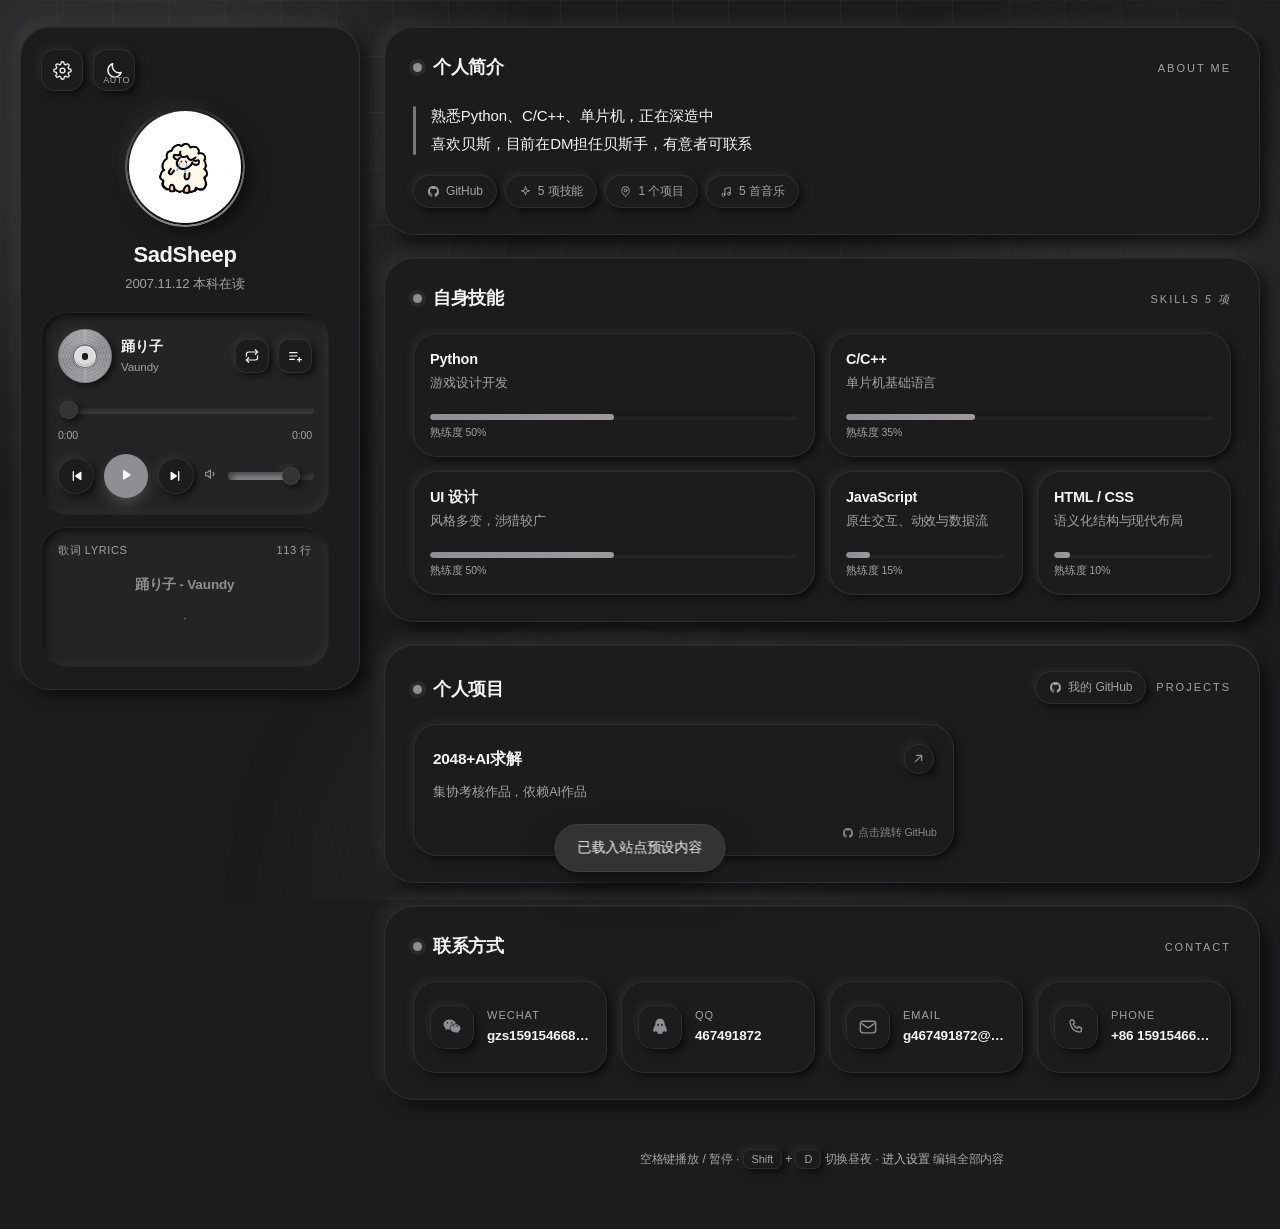
<file: index.html>
<!DOCTYPE html>
<html lang="zh-CN" data-theme="light">
<head>
<meta charset="UTF-8">
<meta name="viewport" content="width=device-width, initial-scale=1, viewport-fit=cover">
<meta name="theme-color" content="#f5f5f7" id="metaTheme">
<meta name="description" content="可定制的个人主页：个人简介 / 自身技能 / 个人项目 / 联系方式 / 音乐播放器">
<title>个人主页</title>
<link rel="icon" href="data:image/svg+xml,%3Csvg xmlns='http://www.w3.org/2000/svg' viewBox='0 0 32 32'%3E%3Crect width='32' height='32' rx='9' fill='%230071e3'/%3E%3Ccircle cx='16' cy='13' r='4.6' fill='%23fff'/%3E%3Cpath d='M7 27c1.4-4.6 5-7 9-7s7.6 2.4 9 7' fill='%23fff'/%3E%3C/svg%3E">
<link rel="stylesheet" href="css/theme.css?v=15">
<link rel="stylesheet" href="css/main.css?v=15">

<!-- =========================================================================
     首屏主题预置（必须内联、且放在样式表之后）
     -------------------------------------------------------------------------
     线上（GitHub Pages 有 CDN 延迟）时，JS 要几百毫秒才开始跑；
     如果等 JS 再套用配色，浏览器会先按「默认配色」画一帧，
     再花 620ms 过渡到你的预设 —— 看起来就像"主题被重置成原生预设又改回来"。
     这段脚本同步读取 localStorage 里缓存的整套配色，在首次绘制前就贴上去。
     ====================================================================== -->
<script>
(function () {
  var root = document.documentElement;
  root.classList.add('theme-boot');                 /* 启动期先别做令牌过渡 */
  try {
    var d = JSON.parse(localStorage.getItem('dsh.home.v1') || 'null');
    var t = (d && d.theme) || {};
    var theme = t.manual === 'dark' ? 'dark' : 'light';
    if (t.mode === 'auto') {                        /* 跟随电脑时间：这里也先算一遍 */
      var h = new Date().getHours();
      var day = isNaN(+t.dayStart) ? 7 : +t.dayStart;
      var night = isNaN(+t.nightStart) ? 19 : +t.nightStart;
      theme = (h >= day && h < night) ? 'light' : 'dark';
    }
    root.setAttribute('data-theme', theme);
    var css = localStorage.getItem('dsh.home.themecss.v1');
    var el = document.createElement('style');
    el.id = 'dsh-color-overrides';                  /* 与 theme.js 共用同一张表，稍后由它接管 */
    if (css) el.textContent = css;
    document.head.appendChild(el);
  } catch (err) { /* 无痕模式等：忽略，交给 theme.js */ }
  setTimeout(function () { root.classList.remove('theme-boot'); }, 3000);   /* 兜底 */
})();
</script>
</head>
<body class="page page--home">

<!-- =========================================================================
     背景装饰层：双主题下光斑与网格线各自不同，切换时随令牌一起过渡
     ====================================================================== -->
<div class="bg-decor" aria-hidden="true">
  <span class="blob blob--1"></span>
  <span class="blob blob--2"></span>
  <span class="blob blob--3"></span>
  <i class="grid-lines"></i>
</div>

<!-- =========================================================================
     整体骨架：CSS Grid 两列
       .shell {
         grid-template-columns: 330px minmax(0, 1fr);
         grid-template-areas: "sidebar content";   ← 命名区域合并
       }
     ====================================================================== -->
<div class="shell">

  <!-- =======================================================================
       左侧栏（grid-area: sidebar）
         ① 左上角：设置按钮（跳转设置页）+ 昼夜切换按钮
         ② 中部：圆形头像 + 姓名
         ③ 下部：音乐播放器
         ④ 播放器下方：浮层歌词
       ==================================================================== -->
  <aside class="sidebar">
    <div class="sidebar__card glass">

      <!-- ① 左上角工具条 -->
      <div class="sidebar__top">
        <div class="sidebar__tools">
          <a class="icon-btn icon-btn--gear" id="settingsBtn" href="settings.html"
             title="打开设置" aria-label="打开设置页"></a>
          <button class="icon-btn theme-toggle" id="themeToggle" type="button"
                  title="切换白日 / 黑夜（快捷键 Shift + D）" aria-label="切换主题"></button>
        </div>
      </div>

      <!-- ② 圆形头像 + 姓名 -->
      <div class="profile">
        <div class="avatar">
          <img id="avatarImg" alt="个人头像" hidden>
          <span class="avatar__fallback" id="avatarFallback">A</span>
          <span class="avatar__ring" aria-hidden="true"></span>
        </div>
        <h1 class="profile__name" id="profileName">你的名字</h1>
        <p class="profile__title" id="profileTitle"></p>
        <p class="profile__motto" id="profileMotto"></p>
      </div>

      <!-- ③ 音乐播放器 -->
      <section class="player" id="player" aria-label="音乐播放器">
        <div class="player__head">
          <!-- 唱片：不是头像照片，而是一张「彩色胶皮唱片」——
               底色取自强调色，带音槽纹路与中心圆标，播放时整体旋转 -->
          <div class="disc" id="disc">
            <span class="disc__grooves" aria-hidden="true"></span>
            <span class="disc__label" aria-hidden="true"></span>
            <span class="disc__hole" aria-hidden="true"></span>
          </div>
          <div class="player__meta">
            <div class="player__song" id="songTitle">未加载音乐</div>
            <div class="player__artist" id="songArtist">还没有音乐 · 去设置里导入</div>
          </div>
          <button class="icon-btn icon-btn--sm" id="loopBtn" type="button" title="循环模式" aria-label="循环模式"></button>
          <button class="icon-btn icon-btn--sm" id="listBtn" type="button" title="播放列表" aria-label="播放列表"></button>
        </div>

        <div class="player__progress">
          <input class="range" type="range" id="seek" min="0" max="1000" value="0" aria-label="播放进度">
          <div class="player__time"><span id="cur">0:00</span><span id="dur">0:00</span></div>
        </div>

        <div class="player__controls">
          <button class="ctrl" id="prevBtn" type="button" title="上一首" aria-label="上一首"></button>
          <button class="ctrl ctrl--main" id="playBtn" type="button" title="播放 / 暂停（空格）" aria-label="播放"></button>
          <button class="ctrl" id="nextBtn" type="button" title="下一首" aria-label="下一首"></button>
          <div class="player__volume">
            <span id="volumeIco" aria-hidden="true"></span>
            <input class="range" type="range" id="volume" min="0" max="100" value="80" aria-label="音量">
          </div>
        </div>

        <div class="playlist" id="playlist" hidden></div>
      </section>

      <!-- ④ 歌词浮层：随播放进度逐行浮现 -->
      <section class="lyrics" id="lyricsPanel" aria-label="歌词">
        <div class="lyrics__head"><span>歌词 Lyrics</span><span id="lyricHint">—</span></div>
        <div class="lyrics__viewport" id="lyricViewport">
          <div class="lyric-empty">播放音乐后，歌词会在这里浮现</div>
        </div>
      </section>

    </div>
  </aside>

  <!-- =======================================================================
       右侧内容区（grid-area: content）
         板块自上而下固定顺序：个人简介 → 自身技能 → 个人项目 → 联系方式
       ==================================================================== -->
  <main class="content">

    <!-- 板块一：个人简介（普通文本排版） -->
    <section class="section glass reveal" id="sec-bio" style="--i:0">
      <header class="section__head">
        <h2 class="section__title"><span class="dot"></span>个人简介</h2>
        <span class="section__en">About Me</span>
      </header>
      <div class="bio" id="bioText"></div>
      <div class="bio__meta" id="bioMeta" hidden></div>
    </section>

    <!-- 板块二：自身技能（毛玻璃卡片网格，设置里可用「+」无限新增） -->
    <section class="section glass reveal" id="sec-skills" style="--i:1">
      <header class="section__head">
        <h2 class="section__title"><span class="dot"></span>自身技能</h2>
        <span class="section__en">Skills <em id="skillCount"></em></span>
      </header>

      <!-- ★ 网格合并示例：
             grid-template-columns: repeat(auto-fill, minmax(160px, 1fr));
             grid-auto-rows: 104px;          统一行高，方便跨行合并
             grid-auto-flow: dense;          合并留下的空洞由后续卡片回填
             卡片尺寸由设置里的「卡片尺寸」决定：
               wide → grid-column: span 2        横向合并 2 列
               tall → grid-row: span 2           纵向合并 2 行
               big  → span 2 / span 2            2×2 合并 4 格                    -->
      <div class="skills-grid" id="skillsGrid"></div>
    </section>

    <!-- 板块三：个人项目（点击任意毛玻璃卡片 = 跳转 GitHub 主页） -->
    <section class="section glass reveal" id="sec-projects" style="--i:2">
      <header class="section__head">
        <h2 class="section__title"><span class="dot"></span>个人项目</h2>
        <div class="section__actions">
          <a class="chip" id="githubHome" href="#" target="_blank" rel="noopener" hidden></a>
          <span class="section__en">Projects</span>
        </div>
      </header>
      <div class="projects-grid" id="projectsGrid"></div>
    </section>

    <!-- 板块四：联系方式（微信 / QQ / 邮箱 / 电话，点击卡片复制） -->
    <section class="section glass reveal" id="sec-contact" style="--i:3">
      <header class="section__head">
        <h2 class="section__title"><span class="dot"></span>联系方式</h2>
        <span class="section__en">Contact</span>
      </header>
      <div class="contact-grid" id="contactGrid"></div>
    </section>

    <p class="foot">
      空格键播放 / 暂停 · <kbd>Shift</kbd> + <kbd>D</kbd> 切换昼夜 ·
      <a href="settings.html">进入设置</a> 编辑全部内容
    </p>
  </main>
</div>

<!-- 音乐播放内核 -->
<audio id="audio" preload="metadata"></audio>

<!-- 轻提示 -->
<div class="toast" id="toast" role="status" aria-live="polite"></div>

<script src="js/version.js?v=16"></script>
<script src="js/store.js?v=16"></script>
<script src="js/theme.js?v=16"></script>
<script src="js/main.js?v=16"></script>
</body>
</html>
</file>
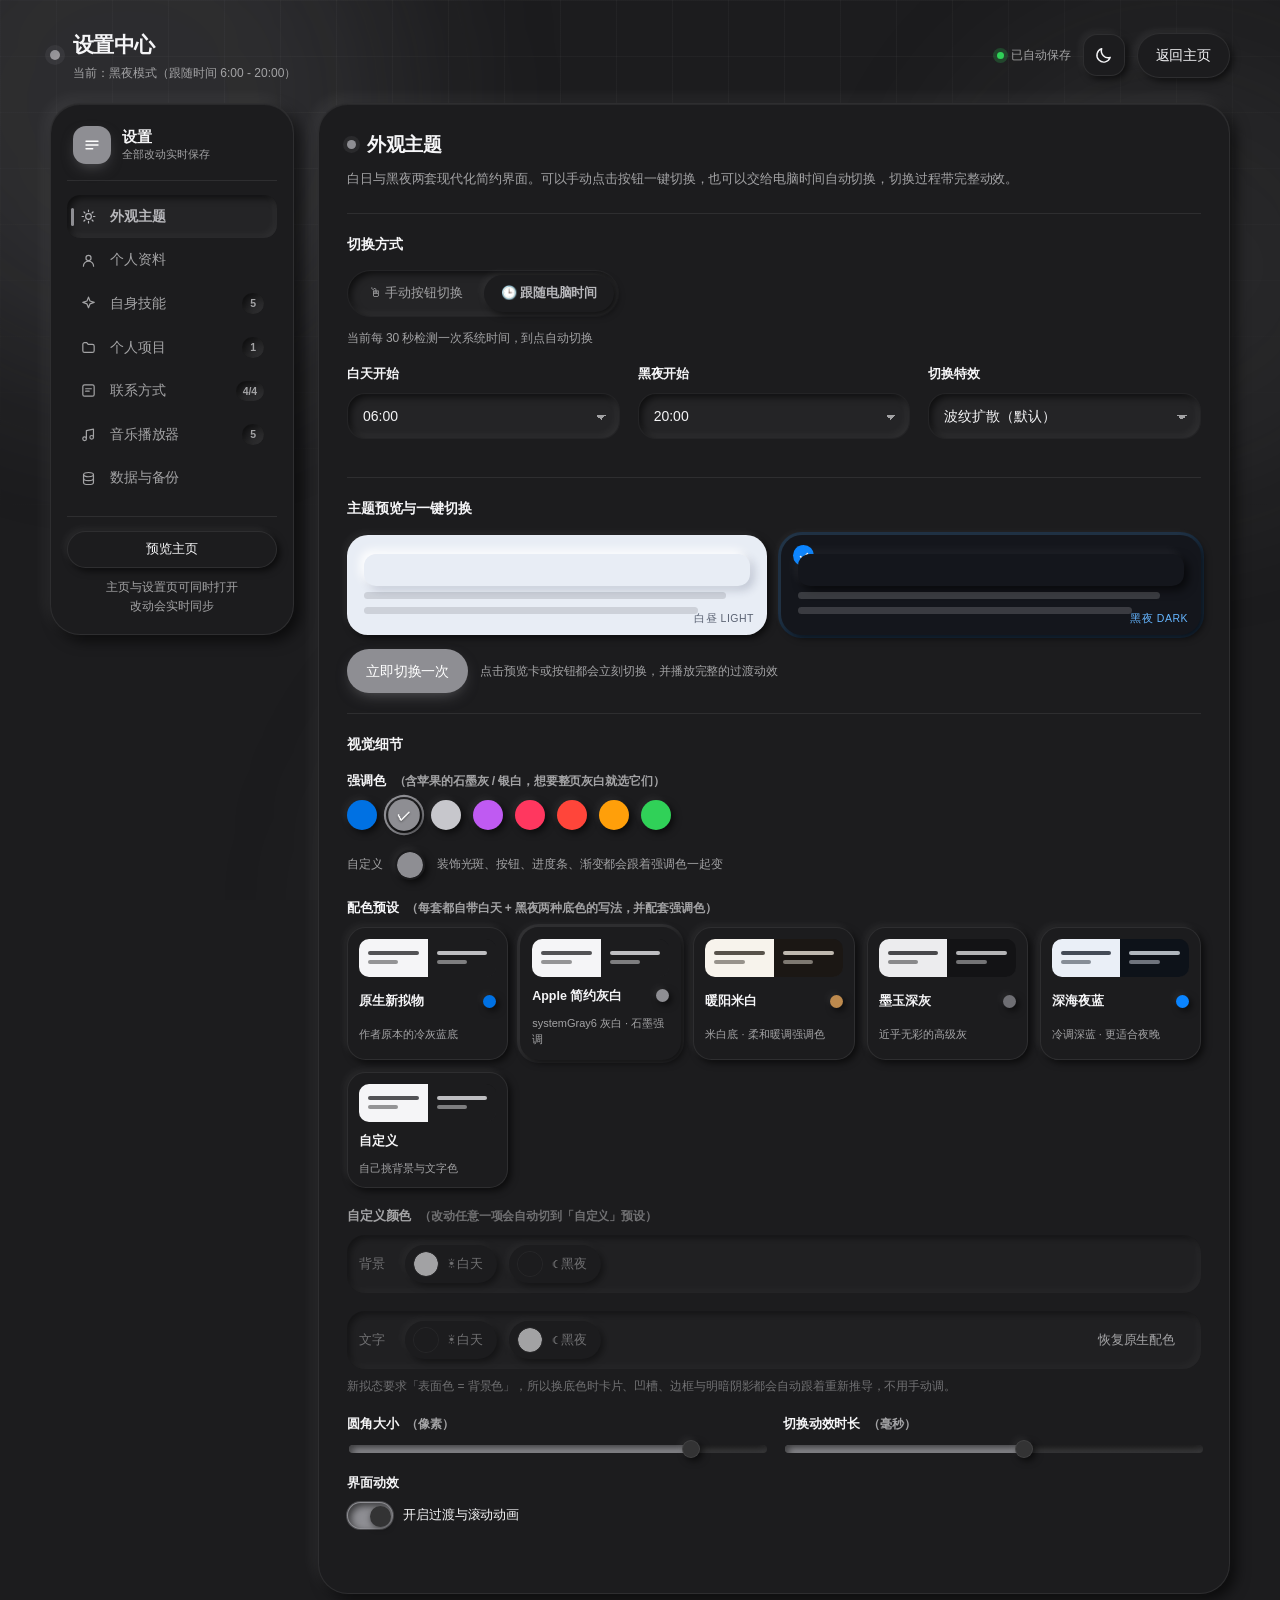
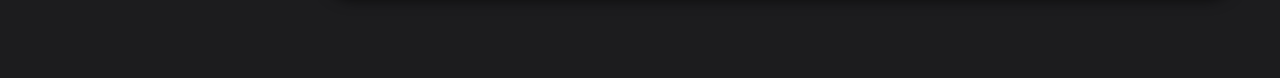
<file: settings.html>
<!DOCTYPE html>
<html lang="zh-CN" data-theme="light">
<head>
<meta charset="UTF-8">
<meta name="viewport" content="width=device-width, initial-scale=1, viewport-fit=cover">
<meta name="theme-color" content="#f5f5f7" id="metaTheme">
<title>设置 · 个人主页</title>
<link rel="icon" href="data:image/svg+xml,%3Csvg xmlns='http://www.w3.org/2000/svg' viewBox='0 0 32 32'%3E%3Crect width='32' height='32' rx='9' fill='%235b7cfa'/%3E%3Cpath d='M16 8.5a5.5 5.5 0 1 0 0 11 5.5 5.5 0 0 0 0-11zm0 14.2c-4 0-7.5 2.2-9 5.3h18c-1.5-3.1-5-5.3-9-5.3z' fill='%23fff'/%3E%3C/svg%3E">
<link rel="stylesheet" href="css/theme.css?v=15">
<link rel="stylesheet" href="css/settings.css?v=15">

<!-- 首屏主题预置：与 index.html 同一段脚本，说明见那边 -->
<script>
(function () {
  var root = document.documentElement;
  root.classList.add('theme-boot');                 /* 启动期先别做令牌过渡 */
  try {
    var d = JSON.parse(localStorage.getItem('dsh.home.v1') || 'null');
    var t = (d && d.theme) || {};
    var theme = t.manual === 'dark' ? 'dark' : 'light';
    if (t.mode === 'auto') {                        /* 跟随电脑时间：这里也先算一遍 */
      var h = new Date().getHours();
      var day = isNaN(+t.dayStart) ? 7 : +t.dayStart;
      var night = isNaN(+t.nightStart) ? 19 : +t.nightStart;
      theme = (h >= day && h < night) ? 'light' : 'dark';
    }
    root.setAttribute('data-theme', theme);
    var css = localStorage.getItem('dsh.home.themecss.v1');
    var el = document.createElement('style');
    el.id = 'dsh-color-overrides';                  /* 与 theme.js 共用同一张表，稍后由它接管 */
    if (css) el.textContent = css;
    document.head.appendChild(el);
  } catch (err) { /* 无痕模式等：忽略，交给 theme.js */ }
  setTimeout(function () { root.classList.remove('theme-boot'); }, 3000);   /* 兜底 */
})();
</script>
</head>
<body class="page settings-page">

<div class="bg-decor" aria-hidden="true">
  <span class="blob blob--1"></span>
  <span class="blob blob--2"></span>
  <span class="blob blob--3"></span>
  <i class="grid-lines"></i>
</div>

<!-- 顶部工具条 -->
<header class="settings-top">
  <div class="settings-top__title">
    <span class="dot" style="width:10px;height:10px;border-radius:50%;background:linear-gradient(135deg,var(--accent),var(--accent-2));box-shadow:0 0 0 5px var(--accent-soft)"></span>
    <div>
      设置中心
      <small id="themeNow">当前：白日模式</small>
    </div>
  </div>
  <div class="inline-row">
    <span class="s-saved" id="savedFlag"><i></i>已自动保存</span>
    <button class="icon-btn theme-toggle" id="settingsThemeToggle" type="button" title="切换昼夜主题" aria-label="切换主题"></button>
    <a class="btn" href="index.html">返回主页</a>
  </div>
</header>

<!-- =========================================================================
     设置页骨架：左侧导航 + 右侧面板
       .settings-shell {
         grid-template-columns: 238px minmax(0, 1fr);
         grid-template-areas: "nav panel";     ← 命名区域合并
       }
     ====================================================================== -->
<div class="settings-shell">

  <!-- ============================ 左侧导航 ============================ -->
  <nav class="s-nav glass" aria-label="设置导航">
    <div class="s-nav__brand">
      <span class="s-nav__logo" aria-hidden="true">
        <svg viewBox="0 0 24 24" fill="none" stroke="currentColor" stroke-width="1.8" stroke-linecap="round" stroke-linejoin="round"><path d="M4 7h16M4 12h16M4 17h9"/></svg>
      </span>
      <span class="s-nav__name">设置<small>全部改动实时保存</small></span>
    </div>

    <div class="s-nav__list">
      <div class="s-nav__item is-active" data-pane="theme">
        <svg viewBox="0 0 24 24" fill="none" stroke="currentColor" stroke-width="1.7" stroke-linecap="round"><circle cx="12" cy="12" r="4"/><path d="M12 3v2M12 19v2M3 12h2M19 12h2M5.6 5.6 7 7M17 17l1.4 1.4M18.4 5.6 17 7M7 17l-1.4 1.4"/></svg>
        <span>外观主题</span>
      </div>
      <div class="s-nav__item" data-pane="profile">
        <svg viewBox="0 0 24 24" fill="none" stroke="currentColor" stroke-width="1.7" stroke-linecap="round" stroke-linejoin="round"><circle cx="12" cy="8.5" r="3.6"/><path d="M4.8 20a7.2 7.2 0 0 1 14.4 0"/></svg>
        <span>个人资料</span>
      </div>
      <div class="s-nav__item" data-pane="skills">
        <svg viewBox="0 0 24 24" fill="none" stroke="currentColor" stroke-width="1.7" stroke-linecap="round" stroke-linejoin="round"><path d="m12 3 2.1 5.4L20 10.5l-5.9 2.1L12 18l-2.1-5.4L4 10.5l5.9-2.1z"/></svg>
        <span>自身技能</span>
        <span class="s-nav__badge" id="navCountSkills">0</span>
      </div>
      <div class="s-nav__item" data-pane="projects">
        <svg viewBox="0 0 24 24" fill="none" stroke="currentColor" stroke-width="1.7" stroke-linecap="round" stroke-linejoin="round"><path d="M4 7.5A2.5 2.5 0 0 1 6.5 5h3l2 2.5h6A2.5 2.5 0 0 1 20 10v6.5A2.5 2.5 0 0 1 17.5 19h-11A2.5 2.5 0 0 1 4 16.5z"/></svg>
        <span>个人项目</span>
        <span class="s-nav__badge" id="navCountProjects">0</span>
      </div>
      <div class="s-nav__item" data-pane="contact">
        <svg viewBox="0 0 24 24" fill="none" stroke="currentColor" stroke-width="1.7" stroke-linecap="round" stroke-linejoin="round"><path d="M4 6.5A2.5 2.5 0 0 1 6.5 4h11A2.5 2.5 0 0 1 20 6.5v11A2.5 2.5 0 0 1 17.5 20h-11A2.5 2.5 0 0 1 4 17.5z"/><path d="M8 9.5h8M8 13h5"/></svg>
        <span>联系方式</span>
        <span class="s-nav__badge" id="navCountContact">0/4</span>
      </div>
      <div class="s-nav__item" data-pane="music">
        <svg viewBox="0 0 24 24" fill="none" stroke="currentColor" stroke-width="1.7" stroke-linecap="round" stroke-linejoin="round"><path d="M9 18V6.6l10-2.1V16"/><circle cx="6.5" cy="18" r="2.6"/><circle cx="16.5" cy="16" r="2.6"/></svg>
        <span>音乐播放器</span>
        <span class="s-nav__badge" id="navCountTracks">0</span>
      </div>
      <div class="s-nav__item" data-pane="data">
        <svg viewBox="0 0 24 24" fill="none" stroke="currentColor" stroke-width="1.7" stroke-linecap="round" stroke-linejoin="round"><ellipse cx="12" cy="6.5" rx="7" ry="3"/><path d="M5 6.5v11c0 1.7 3.1 3 7 3s7-1.3 7-3v-11"/><path d="M5 12c0 1.7 3.1 3 7 3s7-1.3 7-3"/></svg>
        <span>数据与备份</span>
      </div>
    </div>

    <div class="s-nav__foot">
      <a class="btn btn--sm" href="index.html" id="openHome" style="justify-content:center">预览主页</a>
      <p class="field__hint" style="text-align:center">主页与设置页可同时打开<br>改动会实时同步</p>
    </div>
  </nav>

  <!-- ============================ 右侧面板 ============================ -->
  <div class="s-panel">

    <!-- ------------------------- 面板 1：外观主题 ------------------------- -->
    <section class="s-pane glass is-active" data-pane="theme">
      <div class="s-pane__head">
        <h2 class="s-pane__title"><span class="dot"></span>外观主题</h2>
        <p class="s-pane__desc">白日与黑夜两套现代化简约界面。可以手动点击按钮一键切换，也可以交给电脑时间自动切换，切换过程带完整动效。</p>
      </div>

      <div class="s-group">
        <h3 class="s-group__title">切换方式</h3>
        <div class="seg" data-seg="theme.mode">
          <button class="seg__item" type="button" data-value="manual">🖱 手动按钮切换</button>
          <button class="seg__item" type="button" data-value="auto">🕒 跟随电脑时间</button>
        </div>
        <p class="field__hint" style="margin-top:12px" id="autoHint">
          选择「跟随电脑时间」后，页面每 30 秒检测一次系统时间，进入白天或夜晚区间时自动完成切换动画。
        </p>

        <div class="form-grid form-grid--3" style="margin-top:16px">
          <div class="field">
            <label class="field__label">白天开始</label>
            <select class="select" data-path="theme.dayStart" id="dayStartSel"></select>
          </div>
          <div class="field">
            <label class="field__label">黑夜开始</label>
            <select class="select" data-path="theme.nightStart" id="nightStartSel"></select>
          </div>
          <div class="field">
            <label class="field__label">切换特效</label>
            <select class="select" data-path="theme.effect">
              <option value="ripple">波纹扩散（默认）</option>
              <option value="wipe">圆形擦除揭示</option>
              <option value="fade">柔和淡入淡出</option>
            </select>
          </div>
        </div>
      </div>

      <div class="s-group">
        <h3 class="s-group__title">主题预览与一键切换</h3>
        <div class="theme-preview">
          <div class="theme-mini theme-mini--light" data-theme="light" role="button" tabindex="0" aria-label="切换到白日主题">
            <span class="theme-mini__check"><svg viewBox="0 0 24 24" fill="none" stroke="currentColor" stroke-width="3" stroke-linecap="round" stroke-linejoin="round"><path d="m5 13 4.5 4.5L19 7"/></svg></span>
            <span class="theme-mini__card"></span>
            <span class="theme-mini__line theme-mini__line--1"></span>
            <span class="theme-mini__line theme-mini__line--2"></span>
            <span class="theme-mini__tag">白昼 LIGHT</span>
          </div>
          <div class="theme-mini theme-mini--dark" data-theme="dark" role="button" tabindex="0" aria-label="切换到黑夜主题">
            <span class="theme-mini__check"><svg viewBox="0 0 24 24" fill="none" stroke="currentColor" stroke-width="3" stroke-linecap="round" stroke-linejoin="round"><path d="m5 13 4.5 4.5L19 7"/></svg></span>
            <span class="theme-mini__card"></span>
            <span class="theme-mini__line theme-mini__line--1"></span>
            <span class="theme-mini__line theme-mini__line--2"></span>
            <span class="theme-mini__tag">黑夜 DARK</span>
          </div>
        </div>
        <div class="inline-row" style="margin-top:14px">
          <button class="btn btn--primary" type="button" id="switchNow">立即切换一次</button>
          <span class="field__hint">点击预览卡或按钮都会立刻切换，并播放完整的过渡动效</span>
        </div>
      </div>

      <div class="s-group">
        <h3 class="s-group__title">视觉细节</h3>
        <div class="field">
          <label class="field__label">强调色
            <span class="field__hint">（含苹果的石墨灰 / 银白，想要整页灰白就选它们）</span>
          </label>
          <div class="color-dots" id="accentDots"></div>
          <div class="inline-row" style="margin-top:12px">
            <span class="field__hint" style="margin:0">自定义</span>
            <input class="color-input" type="color" id="accentPicker" data-path="theme.accent" aria-label="自定义强调色">
            <span class="field__hint">装饰光斑、按钮、进度条、渐变都会跟着强调色一起变</span>
          </div>
        </div>

        <div class="form-grid">
          <!-- 配色预设：一套预设同时定义白天与黑夜两套主题 -->
          <div class="field field--full">
            <label class="field__label">配色预设
              <span class="field__hint">（每套都自带白天 + 黑夜两种底色的写法，并配套强调色）</span>
            </label>
            <div class="preset-grid" id="presetGrid"></div>
          </div>

          <!-- 自定义：只有选了「自定义」预设才生效 -->
          <div class="field field--full" id="customColorField">
            <label class="field__label">自定义颜色
              <span class="field__hint">（改动任意一项会自动切到「自定义」预设）</span>
            </label>
            <div class="color-pair">
              <span class="color-pair__label">背景</span>
              <label class="color-chip" title="自定义预设 · 白天背景色">
                <input type="color" data-path="theme.customColor.light.bg" aria-label="白天背景颜色">
                <span class="color-chip__name">☀ 白天</span>
              </label>
              <label class="color-chip" title="自定义预设 · 黑夜背景色">
                <input type="color" data-path="theme.customColor.dark.bg" aria-label="黑夜背景颜色">
                <span class="color-chip__name">☾ 黑夜</span>
              </label>
            </div>
            <div class="color-pair" style="margin-top:10px">
              <span class="color-pair__label">文字</span>
              <label class="color-chip" title="自定义预设 · 白天文字色">
                <input type="color" data-path="theme.customColor.light.text" aria-label="白天文字颜色">
                <span class="color-chip__name">☀ 白天</span>
              </label>
              <label class="color-chip" title="自定义预设 · 黑夜文字色">
                <input type="color" data-path="theme.customColor.dark.text" aria-label="黑夜文字颜色">
                <span class="color-chip__name">☾ 黑夜</span>
              </label>
              <button class="btn btn--sm btn--ghost color-pair__reset" type="button" id="customColorReset">恢复原生配色</button>
            </div>
            <p class="field__hint">新拟态要求「表面色 = 背景色」，所以换底色时卡片、凹槽、边框与明暗阴影都会自动跟着重新推导，不用手动调。</p>
          </div>

          <div class="field">
            <label class="field__label">圆角大小 <span class="field__hint">（像素）</span></label>
            <input class="range" type="range" min="0" max="36" step="1" data-path="theme.radius">
          </div>
          <div class="field">
            <label class="field__label">切换动效时长 <span class="field__hint">（毫秒）</span></label>
            <input class="range" type="range" min="180" max="1400" step="20" data-path="theme.duration">
          </div>
          <div class="field">
            <label class="field__label">界面动效</label>
            <label class="switch">
              <input type="checkbox" data-path="theme.motion">
              <span class="switch__track"></span>
              <span class="switch__text">开启过渡与滚动动画</span>
            </label>
          </div>
        </div>
      </div>
    </section>

    <!-- ------------------------- 面板 2：个人资料 ------------------------- -->
    <section class="s-pane glass" data-pane="profile">
      <div class="s-pane__head">
        <h2 class="s-pane__title"><span class="dot"></span>个人资料</h2>
        <p class="s-pane__desc">左侧栏的圆形头像与姓名，以及「个人简介」板块的普通文本内容。</p>
      </div>

      <div class="s-group">
        <h3 class="s-group__title">头像</h3>
        <div class="avatar-editor">
          <div class="avatar-preview" id="avatarPreview">A</div>
          <div class="avatar-ops">
            <div class="inline-row">
              <label class="btn btn--primary">
                选择图片
                <input type="file" id="avatarInput" accept="image/*" hidden>
              </label>
              <button class="btn btn--ghost btn--danger" type="button" id="avatarRemove">移除头像</button>
            </div>
            <p class="field__hint">图片会自动居中裁剪成正方形并压缩到 400px，保存后主页的圆形头像与播放器封面同步更新。</p>
          </div>
        </div>
      </div>

      <div class="s-group">
        <h3 class="s-group__title">基本信息</h3>
        <div class="form-grid">
          <div class="field">
            <label class="field__label">姓名 / 昵称</label>
            <input class="input" type="text" data-path="profile.name" placeholder="你的名字" maxlength="24">
          </div>
          <div class="field">
            <label class="field__label">一句话头衔</label>
            <input class="input" type="text" data-path="profile.title" placeholder="例如：前端工程师 / 独立开发者" maxlength="40">
          </div>
          <div class="field">
            <label class="field__label">座右铭<span class="field__hint">（可留空）</span></label>
            <input class="input" type="text" data-path="profile.motto" placeholder="一句话，显示在姓名下方" maxlength="30">
          </div>
          <div class="field">
            <label class="field__label">GitHub 主页地址<span class="field__hint">（项目卡片默认跳转这里）</span></label>
            <input class="input" type="text" data-path="profile.github" placeholder="https://github.com/你的用户名">
          </div>
          <div class="field field--full">
            <label class="field__label">个人简介<span class="field__hint" id="bioCount">0 字</span></label>
            <textarea class="textarea" data-path="profile.bio" placeholder="写点什么吧：你的经历、正在做的事、想认识的人…" style="min-height:150px"></textarea>
            <p class="field__hint">简介以普通文本展示，回车换行会被完整保留。</p>
          </div>
        </div>
      </div>
    </section>

    <!-- ------------------------- 面板 3：自身技能 ------------------------- -->
    <section class="s-pane glass" data-pane="skills">
      <div class="s-pane__head">
        <h2 class="s-pane__title"><span class="dot"></span>自身技能</h2>
        <p class="s-pane__desc">每条技能在前端都以毛玻璃卡片展示。点击下方的加号按钮即可无限增加自定义文本，还可以选择卡片尺寸来合并网格单元格。</p>
      </div>
      <div class="list-editor" id="skillList"></div>
      <button class="add-btn" type="button" id="addSkill" style="margin-top:12px;width:100%">
        <span class="add-btn__plus">＋</span>添加一条技能
      </button>
      <p class="field__hint" style="margin-top:12px">
        尺寸说明：标准 = 1 格；横向合并 = 跨 2 列；纵向合并 = 跨 2 行；2×2 = 一次吃掉四个格子。
        前端网格使用 <code>grid-auto-flow: dense</code>，合并后的空洞会自动被后面的卡片补上。
      </p>
    </section>

    <!-- ------------------------- 面板 4：个人项目 ------------------------- -->
    <section class="s-pane glass" data-pane="projects">
      <div class="s-pane__head">
        <h2 class="s-pane__title"><span class="dot"></span>个人项目</h2>
        <p class="s-pane__desc">每张项目卡片都是毛玻璃样式，点击整张卡片即可跳转。跳转链接留空时，会自动打开「个人资料」里填写的 GitHub 主页。</p>
      </div>
      <div class="list-editor" id="projectList"></div>
      <button class="add-btn" type="button" id="addProject" style="margin-top:12px;width:100%">
        <span class="add-btn__plus">＋</span>添加一个项目
      </button>
    </section>

    <!-- ------------------------- 面板 5：联系方式 ------------------------- -->
    <section class="s-pane glass" data-pane="contact">
      <div class="s-pane__head">
        <h2 class="s-pane__title"><span class="dot"></span>联系方式</h2>
        <p class="s-pane__desc">四个填写区域：微信、QQ、邮箱、电话。主页会以毛玻璃卡片展示，点击卡片即可一键复制。</p>
      </div>
      <div class="form-grid">
        <div class="field">
          <label class="field__label">💬 微信 WeChat</label>
          <input class="input" type="text" data-path="contact.wechat" placeholder="微信号 / 手机号">
        </div>
        <div class="field">
          <label class="field__label">🐧 QQ</label>
          <input class="input" type="text" data-path="contact.qq" placeholder="QQ 号">
        </div>
        <div class="field">
          <label class="field__label">✉️ 邮箱 Email</label>
          <input class="input" type="text" data-path="contact.email" placeholder="name@example.com">
        </div>
        <div class="field">
          <label class="field__label">📱 电话 Phone</label>
          <input class="input" type="text" data-path="contact.phone" placeholder="+86 138 0000 0000">
        </div>
      </div>
      <p class="field__hint">留空的联系方式在主页会显示为「未填写」的灰色卡片。</p>
    </section>

    <!-- ------------------------- 面板 6：音乐播放器 ------------------------- -->
    <section class="s-pane glass" data-pane="music">
      <div class="s-pane__head">
        <h2 class="s-pane__title"><span class="dot"></span>音乐播放器</h2>
        <p class="s-pane__desc">导入本地音乐文件（保存在浏览器 IndexedDB 中，不会上传到任何服务器），编辑歌曲信息与歌词。主页左侧栏即可播放、切换上/下一首。</p>
      </div>

      <div class="s-group">
        <h3 class="s-group__title">导入音乐</h3>
        <label class="dropzone" id="musicDrop">
          <svg viewBox="0 0 24 24" fill="none" stroke="currentColor" stroke-width="1.6" stroke-linecap="round" stroke-linejoin="round"><path d="M12 16V4m0 0L7.5 8.5M12 4l4.5 4.5"/><path d="M4 15v3.5A1.5 1.5 0 0 0 5.5 20h13a1.5 1.5 0 0 0 1.5-1.5V15"/></svg>
          点击选择，或把音频文件拖到这里
          <small>支持 mp3 / wav / flac / m4a / aac / ogg，可一次选多首</small>
          <input type="file" id="musicInput" accept="audio/*,.mp3,.flac,.wav,.m4a,.ogg" multiple>
        </label>
      </div>

      <div class="s-group">
        <h3 class="s-group__title">播放设置</h3>
        <div class="form-grid">
          <div class="field">
            <label class="field__label">循环模式</label>
            <div class="seg" data-seg="music.loop">
              <button class="seg__item" type="button" data-value="list">列表循环</button>
              <button class="seg__item" type="button" data-value="single">单曲循环</button>
              <button class="seg__item" type="button" data-value="shuffle">随机播放</button>
            </div>
          </div>
          <div class="field">
            <label class="field__label">默认音量</label>
            <input class="range" type="range" min="0" max="100" step="1" id="volRange">
            <p class="field__hint">当前主音量由主页播放器实时控制</p>
          </div>
          <div class="field">
            <label class="field__label">行为</label>
            <label class="switch" style="margin-bottom:8px">
              <input type="checkbox" data-path="music.autoplay">
              <span class="switch__track"></span>
              <span class="switch__text">打开主页自动播放</span>
            </label>
            <label class="switch">
              <input type="checkbox" data-path="music.showLyrics">
              <span class="switch__track"></span>
              <span class="switch__text">在播放器下方显示歌词</span>
            </label>
          </div>
          <div class="field">
            <label class="field__label">空曲库时的提示文案</label>
            <input class="input" type="text" data-path="music.emptyText" placeholder="还没有音乐 · 去设置里导入">
          </div>
        </div>
      </div>

      <div class="s-group">
        <h3 class="s-group__title">曲目列表 <span class="field__hint" id="trackHint"></span></h3>
        <div class="list-editor" id="trackList"></div>
        <div class="inline-row" style="margin-top:12px">
          <button class="btn btn--danger btn--sm" type="button" id="musicClear">清空曲库</button>
          <span class="field__hint">歌词支持 LRC 时间轴（如 <code>[00:12.30]歌词</code>）；只写纯文本时，会按歌曲总时长自动均匀铺开并随播放滚动。</span>
        </div>
      </div>
    </section>

    <!-- ------------------------- 面板 7：数据与备份 ------------------------- -->
    <section class="s-pane glass" data-pane="data">
      <div class="s-pane__head">
        <h2 class="s-pane__title"><span class="dot"></span>数据与备份</h2>
        <p class="s-pane__desc">所有文字内容保存在浏览器 localStorage，音乐文件保存在 IndexedDB。换电脑或换浏览器时，可用导出的 JSON 快速迁移文字内容。</p>
      </div>

      <div class="s-group">
        <h3 class="s-group__title">存储占用</h3>
        <div class="storage-bars" id="storageBox"></div>
      </div>

      <div class="s-group">
        <h3 class="s-group__title">导入 / 导出</h3>
        <div class="inline-row">
          <button class="btn btn--primary" type="button" id="exportBtn">导出配置（JSON）</button>
          <label class="btn">
            导入配置
            <input type="file" id="importInput" accept="application/json,.json" hidden>
          </label>
          <button class="btn btn--danger" type="button" id="resetBtn">恢复默认</button>
        </div>
        <p class="field__hint" style="margin-top:12px">配置文件包含全部文字、主题设置与曲目信息，但不包含音乐文件本身（体积过大，无法放进 JSON）。</p>
      </div>

      <!-- ★ 部署到 GitHub Pages 必须看：本地数据不会跟着代码一起上线 -->
      <div class="s-group">
        <h3 class="s-group__title">部署到 GitHub Pages（让线上显示和本地一致）</h3>
        <p class="field__hint" style="margin-bottom:12px">
          文字与音乐都存在<strong>浏览器本地</strong>（localStorage / IndexedDB），它们不会跟着代码上传。
          所以直接部署后，访客看到的是占位模板。解决办法：把本地内容导出成
          <code>content.json</code> 放到仓库根目录，线上首次访问会自动载入它。
        </p>
        <div class="inline-row">
          <button class="btn btn--primary" type="button" id="exportSiteBtn">导出为站点默认内容（content.json）</button>
          <button class="btn" type="button" id="reloadSiteBtn">重新载入站点内容</button>
        </div>
        <ul class="deploy-steps">
          <li><b>1.</b> 点上面的按钮下载 <code>content.json</code>；</li>
          <li><b>2.</b> 把它和 <code>index.html</code>、<code>settings.html</code>、<code>css/</code>、<code>js/</code> 一起提交到仓库（目录结构不要改）；</li>
          <li><b>3.</b> 音乐请把音频文件也放进仓库（例如 <code>audio/</code> 目录），再到「音乐播放器」面板给每首曲子填写<b>音频地址</b>，例如 <code>audio/song.mp3</code>；</li>
          <li><b>4.</b> 打开线上地址确认，必要时按 <kbd>Ctrl</kbd>+<kbd>F5</kbd> 强制刷新清缓存。</li>
        </ul>
        <div class="deploy-state">
          <div class="field__label" style="margin-bottom:6px">当前状态</div>
          <ul id="deployState"></ul>
        </div>
      </div>
    </section>

  </div>
</div>

<div class="toast" id="toast" role="status" aria-live="polite"></div>

<script src="js/version.js?v=16"></script>
<script src="js/store.js?v=16"></script>
<script src="js/theme.js?v=16"></script>
<script src="js/settings.js?v=16"></script>
<script>
  /* 时间下拉框：0-23 点，动态生成，避免手写 48 个 option */
  (function () {
    ['dayStartSel', 'nightStartSel'].forEach(function (id) {
      var sel = document.getElementById(id);
      if (!sel) return;
      for (var h = 0; h < 24; h++) {
        var o = document.createElement('option');
        o.value = h;
        o.textContent = (h < 10 ? '0' + h : h) + ':00';
        sel.appendChild(o);
      }
    });
  })();
</script>
</body>
</html>
</file>
<file: css/theme.css>
/* ============================================================================
 * theme.css —— 设计令牌 / 白日·黑夜双主题 / 全局动效 / 通用组件
 * ----------------------------------------------------------------------------
 * ★ 视觉语言：Neumorphism（新拟态）× Apple Design（苹果设计语言）
 *
 *   【新拟态：光从左上角来】
 *     核心规则只有一条：控件表面与页面背景「同色」，立体感完全由一对
 *     互补的阴影制造 —— 左上角是亮面，右下角是暗面。
 *         box-shadow:  -6px -6px 14px var(--sh-light),    ← 受光边
 *                       6px  6px 14px var(--sh-dark);     ← 背光边
 *     按下/凹槽状态把这对阴影「翻到内侧」（inset），配合 inset 高光，
 *     就能得到被按下去的真实触感。
 *     因为明暗面都是由背景色推导出来的，两套主题（白日/黑夜）各自成立。
 *
 *   【苹果设计语言的落点】
 *     · 字体：SF Pro → 苹方 → HarmonyOS，字重分层，字距收紧（-0.01em）
 *     · 色调：Apple 系统蓝（#0071e3 / 黑夜 #0a84ff），克制而精准
 *     · 圆角：连续曲率的大圆角（卡片 22px 起），按钮用胶囊形
 *     · 动效：cubic-bezier(.34,1.56,.64,1) 弹性回弹 + 极短时长
 *     · 层次：抬升幅度极小（1~4px），靠阴影而非边框分离层级
 *
 * 【主题切换动效的实现原理】
 *   1. 用 @property 把「颜色令牌」注册成真正的 CSS 自定义属性（语法 <color>）。
 *      未注册的自定义属性只是一段字符串，浏览器无法对它做插值；
 *      注册之后，它就成了可以被 transition 平滑过渡的真实类型值。
 *   2. 所有组件都只使用 var(--token) 取色，不写死颜色。
 *   3. 切换主题时只改 <html data-theme="dark|light">，
 *      令牌在 :root 上做 620ms 插值 → 整站颜色「同时」平滑流动。
 *   4. JS 额外叠加波纹 / 圆形擦除 / 淡入淡出特效，形成完整的切换动效。
 * ========================================================================== */

/* ---------------------------------------------------------------------------
 * 1. 注册可插值的令牌（颜色 + 长度）
 * ------------------------------------------------------------------------- */
@property --bg          { syntax: "<color>";  inherits: true; initial-value: #e8edf5; }
@property --bg-2        { syntax: "<color>";  inherits: true; initial-value: #ffffff; }
@property --text        { syntax: "<color>";  inherits: true; initial-value: #0b0d12; }
@property --muted       { syntax: "<color>";  inherits: true; initial-value: #5a6272; }
@property --surface     { syntax: "<color>";  inherits: true; initial-value: #e8edf5; }
@property --surface-2   { syntax: "<color>";  inherits: true; initial-value: #e4eaf3; }
@property --border      { syntax: "<color>";  inherits: true; initial-value: rgba(11,13,18,.05); }
@property --accent      { syntax: "<color>";  inherits: true; initial-value: #0071e3; }
@property --accent-2    { syntax: "<color>";  inherits: true; initial-value: #4aa3ff; }
@property --shadow      { syntax: "<color>";  inherits: true; initial-value: rgba(29,42,74,.20); }
@property --sh-light    { syntax: "<color>";  inherits: true; initial-value: rgba(255,255,255,.96); }
@property --sh-dark     { syntax: "<color>";  inherits: true; initial-value: rgba(29,42,74,.20); }
/* 毛玻璃强度已下线（新拟态皮肤不需要），改为固定值，只留给 toast 之类的浮层使用 */
@property --blur        { syntax: "<length>"; inherits: true; initial-value: 18px; }
@property --radius      { syntax: "<length>"; inherits: true; initial-value: 22px; }

/* ---------------------------------------------------------------------------
 * 2. 令牌定义：:root = 白日主题（浅色）；[data-theme="dark"] = 黑夜主题
 * ------------------------------------------------------------------------- */
:root {
  /* 时间/缓动 —— 苹果式：短、快、带一点点回弹 */
  --dur: 620ms;
  --dur-fast: 220ms;
  --ease: cubic-bezier(.22, .68, .28, 1);
  --ease-out: cubic-bezier(.16, 1, .3, 1);
  --spring: cubic-bezier(.34, 1.56, .64, 1);       /* 弹性回弹：按下去会「弹」回来 */

  /* ---- 新拟态几何：明暗面偏移量与模糊半径 ---- */
  --sh-x: 6px;      /* 投影向右偏移 */
  --sh-y: 6px;      /* 投影向下偏移 */
  --sh-blur: 14px;  /* 投影模糊半径 */
  --sh-x-sm: 3px;   /* 小控件的偏移 */
  --sh-y-sm: 3px;
  --sh-blur-sm: 7px;

  /* ---- 白日主题：极淡的冷灰蓝底，新拟态的经典底色 ---- */
  --bg: #e8edf5;
  --bg-2: #ffffff;
  --text: #0b0d12;
  --muted: #5a6272;

  /* 新拟态要求「表面 = 背景」，所以 surface 不使用半透明白 */
  --surface: #e8edf5;
  --surface-2: #e4eaf3;
  --border: rgba(11, 13, 18, .05);
  --shadow: rgba(29, 42, 74, .20);
  --sh-light: rgba(255, 255, 255, .96);   /* 左上受光面：接近纯白 */
  --sh-dark: rgba(29, 42, 74, .20);       /* 右下背光面：冷灰蓝 */

  --accent: #0071e3;                       /* Apple 系统蓝 */
  --accent-2: #4aa3ff;

  /* 光斑兜底色（不支持 color-mix 的浏览器用它们；支持时改为跟随强调色，见 2.1） */
  --blob-1: rgba(0, 113, 227, .16);
  --blob-2: rgba(90, 200, 250, .14);
  --blob-3: rgba(120, 150, 200, .12);
  --ink-line: rgba(11, 13, 18, .035);

  color-scheme: light;

  /* ★ 主题动效核心：令牌自身参与过渡，整站颜色随之流动 */  transition:
    --bg var(--dur) var(--ease),
    --bg-2 var(--dur) var(--ease),
    --text var(--dur) var(--ease),
    --muted var(--dur) var(--ease),
    --surface var(--dur) var(--ease),
    --surface-2 var(--dur) var(--ease),
    --border var(--dur) var(--ease),
    --accent var(--dur) var(--ease),
    --accent-2 var(--dur) var(--ease),
    --shadow var(--dur) var(--ease),
    --sh-light var(--dur) var(--ease),
    --sh-dark var(--dur) var(--ease);
}

/* 启动期（页面 <head> 里的预置脚本加上，theme.js 在首次装载结束后移除）：
   只关掉「令牌自身」的过渡 —— 元素自己的淡入/悬停动画不受影响。
   这样即使首屏配色和最终配色不同，也是瞬间对齐，而不是花 620ms 慢慢变色。 */
html.theme-boot { transition: none !important; }

[data-theme="dark"] {
  /* ---- 黑夜主题：深蓝黑底。新拟态在暗色下反差不靠纯黑，而靠「抬灰」 ---- */
  --bg: #14161c;
  --bg-2: #1c1f27;
  --text: #f2f4f8;
  --muted: #98a1b2;

  --surface: #14161c;
  --surface-2: #181b22;
  --border: rgba(255, 255, 255, .05);
  --shadow: rgba(0, 0, 0, .62);
  --sh-light: rgba(255, 255, 255, .055);  /* 暗色下亮面必须极弱，否则会「发灰」 */
  --sh-dark: rgba(0, 0, 0, .62);

  --accent: #0a84ff;                       /* Apple 系统蓝（黑夜版） */
  --accent-2: #64b5ff;

  --blob-1: rgba(10, 132, 255, .20);
  --blob-2: rgba(100, 181, 255, .14);
  --blob-3: rgba(140, 120, 255, .12);
  --ink-line: rgba(255, 255, 255, .035);

  color-scheme: dark;
}

/* ---------------------------------------------------------------------------
 * 2.1 由强调色 / 文字色派生出来的半透明色
 * ---------------------------------------------------------------------------
 * ⚠️ 线上兼容性：这些值用 color-mix() 实时推导。
 *    旧版 Safari(<16.2) / Firefox(<113) 不认识 color-mix，
 *    而「未注册的自定义属性里写了不支持的函数」不会退回上一行声明，
 *    只会让最终 background/border 变成无效值（界面掉色）。
 *    所以这里先给一套固定兜底值，再用 @supports 覆盖成动态推导 ——
 *    这样任何浏览器打开线上站点都能看到完整的新拟态与强调色。
 * ------------------------------------------------------------------------- */
:root {
  --accent-soft: rgba(0, 113, 227, .12);
  --accent-line: rgba(0, 113, 227, .38);
  --ring: rgba(0, 113, 227, .55);
  --track: rgba(11, 13, 18, .10);
  --tint: rgba(255, 255, 255, .72);        /* 悬浮在强调色上的白色蒙版 */
  --accent-ink: var(--accent);             /* 兜底：不支持 color-mix 时就用纯强调色，见下方覆盖 */

  /* 新拟态的三套常用阴影，直接以令牌形式复用 */
  --nm-raised:
    calc(var(--sh-x) * -1) calc(var(--sh-y) * -1) var(--sh-blur) var(--sh-light),
    var(--sh-x) var(--sh-y) var(--sh-blur) var(--sh-dark);
  --nm-raised-sm:
    calc(var(--sh-x-sm) * -1) calc(var(--sh-y-sm) * -1) var(--sh-blur-sm) var(--sh-light),
    var(--sh-x-sm) var(--sh-y-sm) var(--sh-blur-sm) var(--sh-dark);
  --nm-inset:
    inset calc(var(--sh-x-sm) * -1) calc(var(--sh-y-sm) * -1) var(--sh-blur-sm) var(--sh-light),
    inset var(--sh-x-sm) var(--sh-y-sm) var(--sh-blur-sm) var(--sh-dark);
}
[data-theme="dark"] {
  --accent-soft: rgba(10, 132, 255, .16);
  --accent-line: rgba(10, 132, 255, .40);
  --ring: rgba(10, 132, 255, .58);
  --track: rgba(255, 255, 255, .10);
  --tint: rgba(255, 255, 255, .16);
}
@supports (color: color-mix(in oklab, red, blue)) {
  :root {
    --accent-soft: color-mix(in oklab, var(--accent) 12%, transparent);
    --accent-line: color-mix(in oklab, var(--accent) 38%, transparent);
    --ring: color-mix(in oklab, var(--accent) 55%, transparent);
    --track: color-mix(in oklab, var(--text) 10%, transparent);
    --tint: color-mix(in oklab, var(--bg-2) 65%, transparent);

    /* ★「强调色文字」专用色：把强调色往正文色里混 40%。
       低饱和预设（Apple 灰白 / 暖阳米白 / 深海夜蓝）的强调色直接当正文色用时
       只有 2.6~3.0:1，13px 的字会发虚；混过之后能到 4.5:1 以上，
       同时仍然明显是强调色。用于：设置页选中项、分段控件选中项、头像首字母。 */
    --accent-ink: color-mix(in oklab, var(--accent) 60%, var(--text));

    /* ★ 背景装饰光斑跟随强调色（强调色一变，三团光晕立刻同步）。
       为了「柔和、不突兀」，先把强调色和背景色混一道降低鲜艳度（85% 强调 + 15% 背景），
       再叠透明度——这样光斑是一层淡淡的气氛色，而不是一块高饱和色斑。 */
    --blob-1: color-mix(in oklab, color-mix(in oklab, var(--accent) 85%, var(--bg)) 17%, transparent);
    --blob-2: color-mix(in oklab, color-mix(in oklab, var(--accent-2) 80%, var(--bg)) 15%, transparent);
    --blob-3: color-mix(in oklab, color-mix(in oklab, var(--accent) 78%, var(--bg)) 11%, transparent);
  }
  [data-theme="dark"] {
    --blob-1: color-mix(in oklab, color-mix(in oklab, var(--accent) 85%, var(--bg)) 22%, transparent);
    --blob-2: color-mix(in oklab, color-mix(in oklab, var(--accent-2) 80%, var(--bg)) 15%, transparent);
    --blob-3: color-mix(in oklab, color-mix(in oklab, var(--accent) 78%, var(--bg)) 13%, transparent);
  }
}

/* ---------------------------------------------------------------------------
 * 3. 基础重置
 * ------------------------------------------------------------------------- */
* { box-sizing: border-box; }

html, body { min-height: 100%; }

body {
  margin: 0;
  font-family: "SF Pro Text", "SF Pro Display", -apple-system, BlinkMacSystemFont,
               "PingFang SC", "HarmonyOS Sans SC", "Microsoft YaHei UI", "Microsoft YaHei",
               "Segoe UI", Roboto, "Helvetica Neue", sans-serif;
  font-size: 15px;
  line-height: 1.6;
  letter-spacing: -.006em;         /* 苹果式：正文轻微收紧字距 */
  color: var(--text);
  background: var(--bg);
  -webkit-font-smoothing: antialiased;
  -moz-osx-font-smoothing: grayscale;
  text-rendering: optimizeLegibility;
  overflow-x: hidden;
  transition: background var(--dur) var(--ease), color var(--dur) var(--ease);
}

h1, h2, h3, h4, p, figure { margin: 0; }
a { color: inherit; text-decoration: none; }
button, input, select, textarea { font: inherit; color: inherit; }
button { border: 0; background: none; cursor: pointer; }
img { display: block; max-width: 100%; }
ul { margin: 0; padding: 0; list-style: none; }

/* hidden 属性必须永远生效：否则 img/display:flex 等规则会盖掉它，
   导致未设置头像时把 alt 文字（"个人头像"）显示出来 */
[hidden] { display: none !important; }

::selection { background: var(--accent-soft); color: var(--text); }

:focus-visible {
  outline: 2px solid var(--ring);
  outline-offset: 3px;
  border-radius: 12px;
}

/* 滚动条 —— 苹果式：极细、无轨道、悬停才显色 */
* { scrollbar-width: thin; scrollbar-color: var(--track) transparent; }
*::-webkit-scrollbar { width: 8px; height: 8px; }
*::-webkit-scrollbar-thumb {
  background: var(--track);
  border-radius: 999px;
}
*::-webkit-scrollbar-thumb:hover { background: var(--accent-line); }
*::-webkit-scrollbar-track { background: transparent; }

/* ---------------------------------------------------------------------------
 * 4. 背景装饰
 *   新拟态最忌讳背景太花，否则阴影的明暗关系会被冲散。
 *   所以这里把光斑压到极淡（白日几乎只剩一层空气感），网格线也只做「隐约的纸纹」。
 * ------------------------------------------------------------------------- */
.bg-decor {
  position: fixed;
  inset: 0;
  z-index: 0;
  overflow: hidden;
  pointer-events: none;
}
.bg-decor .blob {
  position: absolute;
  display: block;
  border-radius: 50%;
  filter: blur(90px);
  opacity: .85;
  transition: background var(--dur) var(--ease);
}
.blob--1 { width: 44vw; height: 44vw; left: -12vw; top: -14vw; background: var(--blob-1); animation: float1 26s var(--ease) infinite alternate; }
.blob--2 { width: 36vw; height: 36vw; right: -10vw; top: 4vh; background: var(--blob-2); animation: float2 30s var(--ease) infinite alternate; }
.blob--3 { width: 40vw; height: 40vw; left: 28vw; bottom: -20vw; background: var(--blob-3); animation: float3 34s var(--ease) infinite alternate; }

.bg-decor .grid-lines {
  position: absolute;
  inset: 0;
  background-image:
    linear-gradient(to right, var(--ink-line) 1px, transparent 1px),
    linear-gradient(to bottom, var(--ink-line) 1px, transparent 1px);
  background-size: 56px 56px;
  mask-image: radial-gradient(120% 90% at 50% 0%, #000 20%, transparent 78%);
  -webkit-mask-image: radial-gradient(120% 90% at 50% 0%, #000 20%, transparent 78%);
  transition: background-image var(--dur) var(--ease);
}

@keyframes float1 { from { transform: translate3d(0, 0, 0) scale(1); } to { transform: translate3d(4vw, 6vh, 0) scale(1.12); } }
@keyframes float2 { from { transform: translate3d(0, 0, 0) scale(1.08); } to { transform: translate3d(-5vw, 8vh, 0) scale(.95); } }
@keyframes float3 { from { transform: translate3d(0, 0, 0) scale(.96); } to { transform: translate3d(6vw, -6vh, 0) scale(1.1); } }

/* ---------------------------------------------------------------------------
 * 5. 通用组件
 * ------------------------------------------------------------------------- */

/* 5.1 新拟态基础类
 *     .nm       —— 凸起（从背景里「长」出来）
 *     .nm-in    —— 凹陷（被按进背景里）
 *     .glass    —— 沿用旧类名，语义改为「新拟态面板」
 *                   跳转设置页与主页共用，避免改动 HTML 结构
 * ------------------------------------------------------------------------- */
.nm {
  background: var(--surface);
  border: 1px solid var(--border);
  box-shadow: var(--nm-raised);
}
.nm-in {
  background: var(--surface-2);
  border: 1px solid transparent;
  box-shadow: var(--nm-inset);
}
.glass {
  position: relative;
  background: var(--surface);
  border: 1px solid var(--border);
  border-radius: var(--radius);
  /* 顶部 1px 高光：让面板边缘像被光扫过，是苹果卡片的关键细节 */
  box-shadow:
    var(--nm-raised),
    inset 0 1px 0 var(--sh-light);
}
/* 旧类名 .card 仍然可用 */
.card { padding: 22px; }

/* 5.2 按钮 —— 苹果式胶囊 + 新拟态凸起；按下时变凹陷 */
.btn {
  display: inline-flex;
  align-items: center;
  gap: 8px;
  padding: 10px 18px;
  border-radius: 999px;
  background: var(--surface);
  border: 1px solid var(--border);
  color: var(--text);
  font-size: 14px;
  font-weight: 500;
  letter-spacing: -.01em;
  cursor: pointer;
  box-shadow: var(--nm-raised-sm);
  transition:
    transform var(--dur-fast) var(--spring),
    box-shadow var(--dur-fast) var(--ease),
    background var(--dur-fast) var(--ease),
    border-color var(--dur-fast) var(--ease),
    color var(--dur-fast) var(--ease);
}
.btn:hover { color: var(--accent); border-color: var(--accent-line); transform: translateY(-1px); }
.btn:active {
  transform: translateY(0) scale(.98);
  /* ★ 新拟态精髓：按下时阴影翻到内侧，控件「陷进」背景 */
  box-shadow: var(--nm-inset);
}
.btn svg { width: 16px; height: 16px; }

/* 主按钮：苹果的实心强调色胶囊（唯一「跳出来」的元素） */
.btn--primary {
  background: var(--accent);
  border-color: transparent;
  color: #fff;
  box-shadow: 0 6px 16px -6px color-mix(in oklab, var(--accent) 60%, transparent);
}
.btn--primary:hover {
  color: #fff;
  background: color-mix(in oklab, var(--accent) 88%, #000);
  box-shadow: 0 10px 22px -8px color-mix(in oklab, var(--accent) 70%, transparent);
}
.btn--primary:active { box-shadow: var(--nm-inset); }

.btn--ghost { background: transparent; box-shadow: none; border-color: transparent; }
.btn--ghost:hover { background: var(--surface-2); box-shadow: var(--nm-inset); }
.btn--danger { color: #ff453a; }
.btn--danger:hover {
  color: #ff453a;
  border-color: color-mix(in oklab, #ff453a 40%, transparent);
  background: color-mix(in oklab, #ff453a 8%, var(--surface));
  box-shadow: var(--nm-raised-sm);
}
.btn--sm { padding: 7px 13px; font-size: 13px; }

/* 5.3 图标按钮 —— 圆形新拟态「旋钮」，苹果式的大圆角方形 */
.icon-btn {
  display: inline-grid;
  place-items: center;
  width: 42px;
  height: 42px;
  border-radius: 14px;
  background: var(--surface);
  border: 1px solid var(--border);
  color: var(--text);
  cursor: pointer;
  box-shadow: var(--nm-raised-sm);
  transition:
    transform var(--dur-fast) var(--spring),
    box-shadow var(--dur-fast) var(--ease),
    background var(--dur-fast) var(--ease),
    border-color var(--dur-fast) var(--ease),
    color var(--dur-fast) var(--ease);
}
.icon-btn:hover { color: var(--accent); border-color: var(--accent-line); transform: translateY(-1px); }
.icon-btn:active { transform: scale(.97); box-shadow: var(--nm-inset); }
.icon-btn svg { width: 19px; height: 19px; }
.icon-btn--sm { width: 34px; height: 34px; border-radius: 11px; }
.icon-btn--sm svg { width: 16px; height: 16px; }

/* 处于「非默认状态」的小按钮（例如循环模式选了单曲/随机）点亮成强调色 */
.icon-btn.is-on {
  color: var(--accent-ink);
  border-color: var(--accent-line);
  background: var(--accent-soft);
}

/* 设置齿轮：悬停缓慢旋转（苹果式克制的 60°，不是转圈） */
.icon-btn--gear:hover svg { transform: rotate(60deg); }
.icon-btn--gear svg { transition: transform 520ms var(--ease-out); }

/* 5.4 昼夜切换按钮：太阳/月亮叠放 + 旋转淡出淡入 */
.theme-toggle { position: relative; overflow: hidden; }
.theme-toggle .tm-ico {
  position: absolute;
  inset: 0;
  display: grid;
  place-items: center;
  transition: transform 520ms var(--ease-out), opacity 320ms var(--ease);
}
.theme-toggle .tm-ico--sun { transform: translateY(0) rotate(0deg); opacity: 1; }
.theme-toggle .tm-ico--moon { transform: translateY(120%) rotate(-90deg); opacity: 0; }
[data-theme="dark"] .theme-toggle .tm-ico--sun { transform: translateY(-120%) rotate(90deg); opacity: 0; }
[data-theme="dark"] .theme-toggle .tm-ico--moon { transform: translateY(0) rotate(0deg); opacity: 1; }
.theme-toggle .auto-badge {
  position: absolute;
  right: 4px;
  bottom: 3px;
  font-size: 9px;
  letter-spacing: .5px;
  /* 这枚 AUTO 小标只有 9px，如果直接用 var(--accent)，
     碰上低饱和预设（Apple 灰白 / 暖阳米白）就只有 2.7:1，基本看不清。
     改用次级文字色，任何强调色下都稳稳可读。 */
  color: var(--muted);
  opacity: 0;
  transform: translateY(4px);
  transition: opacity var(--dur-fast) var(--ease), transform var(--dur-fast) var(--ease);
}
body[data-theme-mode="auto"] .theme-toggle .auto-badge { opacity: 1; transform: translateY(0); }

/* 5.5 表单控件 —— 输入框一律「凹陷」，这是新拟态表单的标准做法 */
.field { display: grid; gap: 8px; margin-bottom: 18px; }
.field__label { font-size: 13px; font-weight: 600; color: var(--text); display: flex; align-items: center; gap: 8px; letter-spacing: -.01em; }
.field__hint { font-size: 12px; color: var(--muted); line-height: 1.6; }

.input, .textarea, .select {
  width: 100%;
  padding: 11px 15px;
  border-radius: calc(var(--radius) * .6);
  background: var(--surface-2);
  border: 1px solid transparent;
  color: var(--text);
  font-size: 14px;
  box-shadow: var(--nm-inset);
  transition: box-shadow var(--dur-fast) var(--ease), background var(--dur-fast) var(--ease), color var(--dur-fast) var(--ease);
}
.input::placeholder, .textarea::placeholder { color: var(--muted); opacity: .75; }
/* 聚焦：凹陷里亮起一圈强调色光环 */
.input:focus, .textarea:focus, .select:focus {
  outline: none;
  background: var(--surface-2);
  box-shadow:
    var(--nm-inset),
    0 0 0 4px var(--accent-soft);
}
.textarea { min-height: 110px; resize: vertical; line-height: 1.75; }
.select { appearance: none; cursor: pointer;
  background-image: linear-gradient(45deg, transparent 50%, var(--muted) 50%), linear-gradient(135deg, var(--muted) 50%, transparent 50%);
  background-position: calc(100% - 18px) calc(50% + 1px), calc(100% - 13px) calc(50% + 1px);
  background-size: 5px 5px, 5px 5px;
  background-repeat: no-repeat;
  padding-right: 34px;
}
.select option { background: var(--bg-2); color: var(--text); }

/* 自定义滑杆：凹陷轨道 + 凸起旋钮，用 --p 控制已填充比例 */
.range {
  -webkit-appearance: none;
  appearance: none;
  width: 100%;
  height: 8px;
  border-radius: 999px;
  background: linear-gradient(90deg, var(--accent) 0 var(--p, 0%), var(--track) var(--p, 0%) 100%);
  box-shadow: var(--nm-inset);
  cursor: pointer;
  transition: background var(--dur-fast) linear;
}
.range::-webkit-slider-thumb {
  -webkit-appearance: none;
  width: 18px; height: 18px;
  border-radius: 50%;
  background: var(--bg-2);
  border: 1px solid var(--border);
  /* 旋钮是凸起的：右下投影 + 左上高光 */
  box-shadow: var(--nm-raised-sm);
  transition: transform var(--dur-fast) var(--spring), box-shadow var(--dur-fast) var(--ease);
}
.range::-webkit-slider-thumb:hover { transform: scale(1.14); }
.range::-webkit-slider-thumb:active { transform: scale(.96); box-shadow: var(--nm-inset); }
.range::-moz-range-thumb {
  width: 16px; height: 16px; border-radius: 50%;
  background: var(--bg-2);
  border: 1px solid var(--border);
  box-shadow: var(--nm-raised-sm);
  cursor: pointer;
}

/* 开关 —— 苹果 iOS 风格：凹陷轨道 + 凸起圆钮 */
.switch { display: inline-flex; align-items: center; gap: 10px; cursor: pointer; user-select: none; }
.switch input { position: absolute; opacity: 0; pointer-events: none; }
.switch__track {
  width: 46px; height: 27px; border-radius: 999px;
  background: var(--surface-2);
  border: 1px solid transparent;
  box-shadow: var(--nm-inset);
  position: relative;
  transition: background var(--dur-fast) var(--ease), box-shadow var(--dur-fast) var(--ease);
}
.switch__track::after {
  content: "";
  position: absolute; top: 3px; left: 3px;
  width: 21px; height: 21px; border-radius: 50%;
  background: var(--bg-2);
  box-shadow: 0 2px 6px -1px var(--sh-dark);
  transition: transform 320ms var(--spring), background var(--dur-fast) var(--ease);
}
.switch input:checked + .switch__track {
  background: var(--accent);
  box-shadow:
    var(--nm-inset),
    0 0 0 1px color-mix(in oklab, var(--accent) 40%, transparent);
}
.switch input:checked + .switch__track::after { transform: translateX(19px); }
.switch input:focus-visible + .switch__track { outline: 2px solid var(--ring); outline-offset: 3px; }
.switch__text { font-size: 13px; }

/* 分段控件 —— 苹果 UISegmentedControl：整体凹陷，选中项凸起 */
.seg {
  display: inline-flex;
  gap: 4px;
  padding: 4px;
  border-radius: 999px;
  background: var(--surface-2);
  border: 1px solid transparent;
  box-shadow: var(--nm-inset);
}
.seg__item {
  padding: 8px 17px;
  border-radius: 999px;
  font-size: 13px;
  font-weight: 500;
  letter-spacing: -.01em;
  color: var(--muted);
  transition: color var(--dur-fast) var(--ease), background var(--dur-fast) var(--ease),
              box-shadow var(--dur-fast) var(--ease), transform var(--dur-fast) var(--spring);
}
.seg__item:hover { color: var(--text); }
.seg__item.is-active {
  color: var(--accent-ink);            /* 用「读得清的强调色」，低饱和预设下也不会发虚 */
  background: var(--surface);
  box-shadow: var(--nm-raised-sm);
  font-weight: 600;
}

/* 色点 —— 凸起的小圆片；选中时套一圈强调色光环 + 打勾，
   即使是银白/石墨这类很浅的强调色也能一眼看出选的是哪一个 */
.color-dots { display: flex; gap: 12px; flex-wrap: wrap; align-items: center; }
.color-dot {
  position: relative;
  display: grid; place-items: center;
  width: 30px; height: 30px; border-radius: 50%;
  border: 2px solid transparent;
  box-shadow: var(--nm-raised-sm);
  cursor: pointer;
  transition: transform var(--dur-fast) var(--spring), box-shadow var(--dur-fast) var(--ease);
}
.color-dot:hover { transform: scale(1.12); }
.color-dot.is-active {
  transform: scale(1.06);
  /* 双层光环：先用背景色隔开一圈，再套强调色，任何底色下都清晰 */
  box-shadow: var(--nm-raised-sm), 0 0 0 2px var(--bg), 0 0 0 4px var(--accent);
}
.color-dot.is-active::after {
  content: "✓";
  font-size: 13px;
  font-weight: 700;
  line-height: 1;
  color: #fff;
  text-shadow: 0 1px 2px rgba(0, 0, 0, .45);   /* 浅色强调色上打勾也看得见 */
}

/* 自定义强调色的取色器：做成和色点同款「圆形实心色片」，
   不要再出现浏览器默认那种带黑边的矩形色框 */
input[type="color"].color-input {
  width: 30px; height: 30px;
  padding: 0;
  border: 2px solid transparent;
  border-radius: 50%;
  background: var(--surface);
  box-shadow: var(--nm-raised-sm);
  cursor: pointer;
  -webkit-appearance: none;
  appearance: none;
  overflow: hidden;
  transition: transform var(--dur-fast) var(--spring), box-shadow var(--dur-fast) var(--ease);
}
input[type="color"].color-input:hover { transform: scale(1.12); }
input[type="color"].color-input::-webkit-color-swatch-wrapper { padding: 0; }
input[type="color"].color-input::-webkit-color-swatch { border: 0; border-radius: 50%; }
input[type="color"].color-input::-moz-color-swatch { border: 0; border-radius: 50%; }

/* 字体颜色 / 背景颜色 —— 成对的取色芯片（白天 + 黑夜各一枚）
   整块是一个凹陷的「色槽」，每枚芯片凸起，点一下即可唤起系统取色器 */
.color-pair {
  display: flex; flex-wrap: wrap; align-items: center; gap: 12px;
  padding: 10px 12px;
  border-radius: calc(var(--radius) * .6);
  background: var(--surface-2);
  box-shadow: var(--nm-inset);
}
.color-pair__label {
  min-width: 34px;
  font-size: 12.5px;
  color: var(--muted);
}
.color-chip {
  display: inline-flex; align-items: center; gap: 9px;
  padding: 6px 14px 6px 8px;
  border-radius: 999px;
  background: var(--surface);
  box-shadow: var(--nm-raised-sm);
  font-size: 12.5px;
  color: var(--muted);
  cursor: pointer;
  transition: transform var(--dur-fast) var(--spring), color var(--dur-fast) var(--ease), box-shadow var(--dur-fast) var(--ease);
}
.color-chip:hover { transform: translateY(-1px); color: var(--text); }
.color-chip:active { box-shadow: var(--nm-inset); transform: translateY(0) scale(.98); }
.color-chip input[type="color"] {
  width: 26px; height: 26px; padding: 0;
  border: 1px solid var(--border);
  border-radius: 50%;                       /* 圆形取色芯片，和色点视觉统一 */
  background: none;
  cursor: pointer;
  overflow: hidden;
}
.color-chip input[type="color"]::-webkit-color-swatch-wrapper { padding: 0; }
.color-chip input[type="color"]::-webkit-color-swatch { border: 0; border-radius: 50%; }
.color-chip input[type="color"]::-moz-color-swatch { border: 0; border-radius: 50%; }
.color-chip__name { white-space: nowrap; }
.color-pair__reset { margin-left: auto; }

/* 提示条 —— 苹果式：悬浮胶囊，无边框，阴影明确 */
.toast {
  position: fixed;
  left: 50%;
  bottom: 28px;
  z-index: 9999;
  transform: translate(-50%, 24px);
  padding: 12px 22px;
  font-size: 13.5px;
  font-weight: 500;
  color: var(--text);
  border-radius: 999px;
  background: var(--bg-2);
  border: 1px solid var(--border);
  backdrop-filter: blur(calc(var(--blur) * 1.4)) saturate(180%);
  -webkit-backdrop-filter: blur(calc(var(--blur) * 1.4)) saturate(180%);
  box-shadow: 0 18px 40px -12px var(--sh-dark), 0 2px 8px -2px var(--sh-dark);
  opacity: 0;
  pointer-events: none;
  transition: opacity 300ms var(--ease), transform 380ms var(--spring);
}
.toast.is-on { opacity: 1; transform: translate(-50%, 0); }

/* 5.6 按压涟漪（由 js/main.js 的 bindPressRipple 动态创建）
 *   新拟态的「按下去」只发生在控件边缘（外阴影翻成内阴影），落点本身没有反馈。
 *   这里从指针位置补一圈水波，把「表面被压下去、受力点向外扩散」的语义补完整。
 *   --pw-x / --pw-y / --pw-r 由 JS 写入，分别代表落点与扩散半径。
 */
.press-wave {
  position: absolute;
  left: var(--pw-x, 50%);
  top: var(--pw-y, 50%);
  width: 0; height: 0;
  border-radius: 50%;
  pointer-events: none;
  background: radial-gradient(circle, var(--accent-soft) 0%, color-mix(in oklab, var(--accent) 14%, transparent) 55%, transparent 72%);
  animation: press-out 560ms var(--ease-out) forwards;
}
@keyframes press-out {
  0%   { width: 0; height: 0; margin: 0; opacity: .9; }
  100% { width: calc(var(--pw-r, 40px) * 2); height: calc(var(--pw-r, 40px) * 2);
         margin: calc(var(--pw-r, 40px) * -1) 0 0 calc(var(--pw-r, 40px) * -1);
         opacity: 0; }
}

/* 承载涟漪的控件需要能裁切溢出，否则水波会糊到卡片外面去 */
.btn, .icon-btn, .ctrl, .seg__item, .s-nav__item, .chip,
.add-btn, .playlist__item, .theme-mini { position: relative; overflow: hidden; }

/* ---------------------------------------------------------------------------
 * 6. 主题切换特效层（由 js/theme.js 动态创建与驱动）
 * ------------------------------------------------------------------------- */

/* 6.1 波纹：从点击处扩散的强调色光波 */
.fx-wave {
  position: fixed;
  z-index: 9998;
  left: 0; top: 0;
  width: 12px; height: 12px;
  margin: -6px 0 0 -6px;
  border-radius: 50%;
  pointer-events: none;
  background: radial-gradient(circle, var(--accent-soft) 0%, color-mix(in oklab, var(--accent) 10%, transparent) 45%, transparent 70%);
  transform: translate3d(var(--fx-x), var(--fx-y), 0) scale(.4);
  opacity: .95;
  animation: fx-wave-out var(--fx-dur, 760ms) var(--ease-out) forwards;
}
@keyframes fx-wave-out {
  to { transform: translate3d(var(--fx-x), var(--fx-y), 0) scale(var(--fx-scale, 150)); opacity: 0; }
}

/* 6.2 圆形擦除：新主题背景从点击处铺满全屏 */
.fx-wipe {
  position: fixed;
  inset: 0;
  z-index: 9997;
  pointer-events: none;
  background: var(--wipe-color);
  clip-path: circle(0% at var(--fx-x) var(--fx-y));
  transition: clip-path var(--fx-dur, 620ms) var(--ease-out), opacity var(--dur-fast) var(--ease);
}
.fx-wipe.is-grow { clip-path: circle(var(--fx-r, 150%) at var(--fx-x) var(--fx-y)); }
.fx-wipe.is-out { opacity: 0; }

/* 6.3 淡入淡出：一层与主题同色的薄幕 */
.fx-veil {
  position: fixed;
  inset: 0;
  z-index: 9997;
  pointer-events: none;
  background: var(--wipe-color);
  opacity: 0;
  transition: opacity calc(var(--fx-dur, 620ms) / 2) var(--ease), background var(--dur) var(--ease);
}
.fx-veil.is-on { opacity: .55; }

/* 6.4 内容层的切换微动效：整页轻微缩放 + 上浮，掩盖颜色插值的瞬间 */
body.is-switching .shell { animation: shell-swap 620ms var(--ease-out); }
@keyframes shell-swap {
  0%   { transform: scale(1); filter: blur(0); }
  35%  { transform: scale(.992); filter: blur(1.2px); }
  100% { transform: scale(1); filter: blur(0); }
}

/* 6.5 原生 View Transitions（浏览器支持时自动获得圆形揭示效果） */
::view-transition-old(root),
::view-transition-new(root) { animation: none; mix-blend-mode: normal; }
::view-transition-old(root) { z-index: 1; }
::view-transition-new(root) { z-index: 2; }

/* ---------------------------------------------------------------------------
 * 7. 动画工具类
 * ------------------------------------------------------------------------- */
@keyframes fade-up { from { opacity: 0; transform: translateY(18px); } to { opacity: 1; transform: none; } }
@keyframes pop-in  { from { opacity: 0; transform: scale(.92); } to { opacity: 1; transform: scale(1); } }
@keyframes spin    { to { transform: rotate(360deg); } }
@keyframes pulse   { 0%, 100% { opacity: .55; } 50% { opacity: 1; } }

.anim-fade-up { animation: fade-up 620ms var(--ease-out) both; animation-delay: calc(var(--i, 0) * 70ms); }

/* 滚动渐入：由 IntersectionObserver 添加 .is-in */
.reveal { opacity: 0; transform: translateY(22px); transition: opacity 640ms var(--ease-out), transform 640ms var(--ease-out); transition-delay: calc(var(--i, 0) * 70ms); }
.reveal.is-in { opacity: 1; transform: none; }

/* ---------------------------------------------------------------------------
 * 8. 无障碍：尊重系统「减弱动态效果」偏好
 * ------------------------------------------------------------------------- */
@media (prefers-reduced-motion: reduce) {
  *, *::before, *::after {
    animation-duration: .001ms !important;
    animation-iteration-count: 1 !important;
    transition-duration: .001ms !important;
  }
}

/* 关闭动效（设置里的开关会给 <html> 加 .no-motion） */
.no-motion *,
.no-motion *::before,
.no-motion *::after {
  animation-duration: .001ms !important;
  transition-duration: .001ms !important;
}
.no-motion { --dur: 0ms; --dur-fast: 0ms; }
</file>
<file: css/main.css>
/* ============================================================================
 * main.css —— 个人主页布局
 * ----------------------------------------------------------------------------
 * ★ 视觉语言：Neumorphism（新拟态）× Apple Design
 *   与 theme.css 配合：所有立体感都来自 --nm-raised / --nm-inset 两套阴影。
 *     · 凸起 = 从背景里「长」出来 → 卡片、按钮、头像
 *     · 凹陷 = 被按进背景里     → 输入框、滑杆轨道、播放器内部、按下的状态
 *
 * ★★★ 网格合并（Grid Merge）速查 —— 本文件所有排版都由 CSS Grid 完成 ★★★
 *
 *   ① 命名区域合并：grid-template-areas 中同名的字符串会被合并成一整块区域，
 *      例如 "sidebar content" 让侧栏独占第一列，内容区独占第二列，两列不会互相挤压。
 *          grid-template-columns: 320px minmax(0, 1fr);
 *          grid-template-areas: "sidebar content";
 *
 *   ② 跨列合并（横向合并）：grid-column: span 2;  —— 卡片横跨 2 条列轨道
 *   ③ 跨行合并（纵向合并）：grid-row: span 2;     —— 卡片纵跨 2 条行轨道
 *   ④ 四点定位合并：grid-area: 行起 / 列起 / 行止 / 列止，例如 grid-area: 1 / 1 / 3 / 3
 *      表示从第 1 行第 1 列开始，到第 3 行第 3 列之前结束（吃掉 2×2 = 4 个单元格）。
 *   ⑤ 整行合并：grid-column: 1 / -1;  —— 从第一条线到最后一条线，即横跨整行。
 *   ⑥ dense 自动回填：grid-auto-flow: dense; —— 大卡片合并后留下的空洞，
 *      由后面的小卡片自动补位，避免出现锯齿状空隙（技能网格就靠它）。
 *
 *   主页结构：
 *     .shell  ├─ .sidebar（设置按钮 / 圆形头像+姓名 / 音乐播放器 / 浮层歌词）
 *             └─ .content（个人简介 → 自身技能 → 个人项目 → 联系方式，自上而下）
 * ========================================================================== */

/* ---------------------------------------------------------------------------
 * 1. 页面骨架
 * ------------------------------------------------------------------------- */
.page {
  position: relative;
  min-height: 100vh;
  padding: 26px 0 60px;
}

.shell {
  position: relative;
  z-index: 1;
  width: min(1240px, calc(100% - 40px));
  margin: 0 auto;

  display: grid;
  /* ① 命名区域合并：两列 + 两个区域名 */
  grid-template-columns: 340px minmax(0, 1fr);
  grid-template-areas: "sidebar content";
  gap: 24px;
  align-items: start;
}

/* ---------------------------------------------------------------------------
 * 2. 左侧栏
 * ------------------------------------------------------------------------- */
.sidebar {
  grid-area: sidebar;             /* ① 直接引用命名区域，等价于 grid-column:1 / grid-row:1 */
  position: sticky;
  top: 26px;
  display: grid;
  gap: 16px;
  /* ★ 这里绝对不能裁剪：卡片是「表面色 = 背景色」的新拟态，
     形状完全靠左上高光 + 右下阴影描出来。
     一旦父级是滚动容器（overflow: auto/hidden），卡片与父级同宽同时贴边，
     左上高光会被整条切掉（圆角看起来就"没了"），右下阴影也只剩一条硬边。
     所以滚动交给卡片自己（元素自身的 overflow 不会裁掉自己的 box-shadow）。 */
  overflow: visible;
}

/* 侧栏主面板：整块凸起的新拟态「托盘」 */
.sidebar__card {
  padding: 22px 20px;
  max-height: calc(100vh - 52px);   /* 超高时在卡片内部滚动，见上方说明 */
  overflow-y: auto;
  overflow-x: hidden;
  /* 滚动条收进圆角内，避免压住右侧的圆角与阴影 */
  scrollbar-gutter: stable;
}
.sidebar__card::-webkit-scrollbar { width: 5px; }

/* 左上角工具条：设置按钮 + 昼夜切换按钮 */
.sidebar__top {
  display: flex;
  align-items: center;
  justify-content: space-between;
  gap: 8px;
  margin-bottom: 20px;
}
.sidebar__tools { display: flex; gap: 10px; }

/* ---------------------------------------------------------------------------
 * 3. 圆形头像 + 姓名
 *    头像 = 凸起的圆盘；外圈光环 = 缓慢旋转的强调色细环（苹果式克制）
 * ------------------------------------------------------------------------- */
.profile { display: grid; justify-items: center; text-align: center; gap: 4px; }

.avatar {
  position: relative;
  width: 112px;
  height: 112px;
  border-radius: 50%;
  display: grid;
  place-items: center;
  margin-bottom: 14px;
  background: var(--surface);
  /* 头像凸起得比卡片更明显：偏移量与模糊放大，形成「主角」层级 */
  box-shadow:
    -8px -8px 20px var(--sh-light),
    8px 8px 20px var(--sh-dark);
  transition: box-shadow var(--dur-fast) var(--ease), transform 420ms var(--spring);
}
.avatar img {
  width: 100%; height: 100%;
  border-radius: 50%;
  object-fit: cover;
  background: var(--surface-2);
  transition: transform 620ms var(--ease-out);
}
.avatar:hover img { transform: scale(1.05); }
.avatar:hover {
  box-shadow:
    -10px -10px 24px var(--sh-light),
    10px 10px 24px var(--sh-dark);
}
/* 头像外圈的渐变光环：用 conic-gradient + mask 抠出细圆环，缓慢旋转 */
.avatar__ring {
  position: absolute;
  inset: -4px;
  border-radius: 50%;
  background: conic-gradient(from 0deg, transparent 0deg, var(--accent) 120deg, var(--accent-2) 220deg, transparent 340deg);
  -webkit-mask: radial-gradient(farthest-side, transparent calc(100% - 2.5px), #000 calc(100% - 2px));
  mask: radial-gradient(farthest-side, transparent calc(100% - 2.5px), #000 calc(100% - 2px));
  animation: spin 9s linear infinite;
  opacity: .85;
  pointer-events: none;
}
.avatar__fallback {
  font-size: 36px;
  font-weight: 600;
  letter-spacing: -.02em;
  color: var(--accent-ink);            /* 无头像时的首字母：低饱和预设下也保持可读 */
}

/* 姓名层级：苹果式的字号/字重对比 —— 名字重、头衔轻、座右铭是胶囊标签 */
.profile__name {
  font-size: 22px;
  font-weight: 650;
  letter-spacing: -.02em;      /* 大字号收紧字距，是苹果排版的标志性手法 */
  line-height: 1.3;
  word-break: break-word;
}
.profile__title {
  font-size: 13px;
  color: var(--muted);
  line-height: 1.6;
}
.profile__motto {
  margin-top: 8px;
  padding: 5px 14px;
  font-size: 12px;
  font-weight: 500;
  letter-spacing: -.005em;
  color: var(--accent);
  background: var(--accent-soft);
  border-radius: 999px;
}
.profile__motto:empty { display: none; }

/* ---------------------------------------------------------------------------
 * 4. 音乐播放器
 *    整体做成「凹陷的机身」，里面的控件再凸起来 —— 这是新拟态最出效果的组合，
 *    也天然符合苹果「内容沉入、控件浮起」的物理隐喻。
 * ------------------------------------------------------------------------- */
.player {
  margin-top: 18px;                    /* 与上方「姓名 + 头衔」拉开正常的呼吸间距 */
  padding: 16px;
  border-radius: calc(var(--radius) * .85);
  background: var(--surface-2);
  border: 1px solid transparent;
  box-shadow: var(--nm-inset);
}

.player__head { display: grid; grid-template-columns: 54px minmax(0, 1fr) 34px 34px; gap: 9px; align-items: center; }

/* 唱片：彩色胶皮唱片（不是头像照片）——
   底色取自强调色，叠一层音槽纹路与一道缓慢旋转的高光，播放时整张唱片转起来。
   旋转靠 .disc.is-playing 的 spin 动画；纹路本身是同心圆，靠高光才能看出在转。 */
.disc {
  position: relative;
  width: 54px; height: 54px;
  border-radius: 50%;
  overflow: hidden;
  display: grid;
  place-items: center;
  /* 唱片本体：中心略深、外圈稍亮，做出黑胶那种厚度感 */
  background:
    radial-gradient(circle at 50% 50%,
      color-mix(in oklab, var(--accent) 78%, #000) 0 30%,
      var(--accent) 31% 68%,
      color-mix(in oklab, var(--accent) 88%, #000) 69% 100%);
  box-shadow: var(--nm-raised-sm);
}
/* 音槽 + 高光：两层背景叠在一张图上 */
.disc__grooves {
  position: absolute; inset: 0;
  border-radius: 50%;
  background-image:
    /* 旋转时看得见的那道反光 */
    conic-gradient(from 0deg,
      rgba(255, 255, 255, .26) 0deg, rgba(255, 255, 255, 0) 62deg,
      rgba(255, 255, 255, .18) 180deg, rgba(255, 255, 255, 0) 248deg,
      rgba(255, 255, 255, .26) 360deg),
    /* 等距细圆环 = 唱片音槽 */
    repeating-radial-gradient(circle at 50% 50%,
      rgba(255, 255, 255, .16) 0 .6px, rgba(0, 0, 0, .12) .6px 1.2px, transparent 1.2px 3px);
  opacity: .85;
  pointer-events: none;
}
/* 中心圆标：像唱片的纸质标签，用强调色调浅一档 */
.disc__label {
  position: absolute;
  width: 40%; height: 40%;
  border-radius: 50%;
  background: radial-gradient(circle at 50% 38%,
    color-mix(in oklab, var(--accent) 30%, #fff) 0 62%,
    color-mix(in oklab, var(--accent) 58%, #fff) 63% 100%);
  box-shadow: inset 0 0 0 1px rgba(255, 255, 255, .5), 0 0 4px rgba(0, 0, 0, .25);
  pointer-events: none;
}
/* 中心轴孔 */
.disc__hole {
  position: relative;
  width: 12%; height: 12%;
  border-radius: 50%;
  background: var(--bg);
  box-shadow: inset 0 1px 2px rgba(0, 0, 0, .45);
  pointer-events: none;
}
.disc.is-playing { animation: spin 6s linear infinite; }

.player__meta { min-width: 0; }
.player__song {
  font-size: 13.5px;
  font-weight: 600;
  letter-spacing: -.01em;
  white-space: nowrap; overflow: hidden; text-overflow: ellipsis;
}
.player__artist {
  font-size: 11.5px;
  color: var(--muted);
  white-space: nowrap; overflow: hidden; text-overflow: ellipsis;
}

.player__progress { margin: 14px 0 10px; }
.player__time {
  display: flex; justify-content: space-between;
  margin-top: 6px;
  font-size: 10.5px;
  font-variant-numeric: tabular-nums;
  color: var(--muted);
}

.player__controls {
  display: grid;
  grid-template-columns: auto auto auto minmax(0, 1fr);  /* ② 四列：三个按钮 + 音量自适应 */
  gap: 10px;
  align-items: center;
}

/* 播放控件：凸起的圆钮，按下时凹下去 */
.ctrl {
  display: grid; place-items: center;
  width: 36px; height: 36px;
  border-radius: 50%;
  color: var(--text);
  background: var(--surface);
  border: 1px solid var(--border);
  box-shadow: var(--nm-raised-sm);
  transition:
    transform var(--dur-fast) var(--spring),
    box-shadow var(--dur-fast) var(--ease),
    color var(--dur-fast) var(--ease),
    border-color var(--dur-fast) var(--ease);
}
.ctrl:hover { color: var(--accent); border-color: var(--accent-line); transform: translateY(-1px); }
.ctrl:active { transform: scale(.94); box-shadow: var(--nm-inset); }
.ctrl svg { width: 16px; height: 16px; }

/* 主播放键：苹果式实心强调色圆形，是整页唯一「高饱和」的焦点 */
.ctrl--main {
  width: 44px; height: 44px;
  color: #fff;
  background: var(--accent);
  border-color: transparent;
  box-shadow: 0 8px 18px -6px color-mix(in oklab, var(--accent) 62%, transparent);
}
.ctrl--main:hover { color: #fff; background: color-mix(in oklab, var(--accent) 88%, #000); }
.ctrl--main:active { box-shadow: var(--nm-inset); }
.ctrl--main svg { width: 18px; height: 18px; }
.ctrl--main.is-playing { animation: pulse 2.4s var(--ease) infinite; }

.player__volume { display: grid; grid-template-columns: 14px minmax(0, 1fr); gap: 8px; align-items: center; }
.player__volume svg { width: 14px; height: 14px; color: var(--muted); }

/* 播放列表抽屉：内部条目用凹陷高亮表示当前曲 */
.playlist {
  margin-top: 12px;
  max-height: 168px;
  overflow-y: auto;
  border-top: 1px solid var(--border);
  padding-top: 10px;
  display: grid;
  gap: 2px;
}
.playlist[hidden] { display: none; }
.playlist__item {
  display: grid;
  grid-template-columns: 18px minmax(0, 1fr) auto;   /* ② 序号 / 标题 / 时长 */
  gap: 8px;
  align-items: center;
  padding: 8px 10px;
  border-radius: 12px;
  font-size: 12.5px;
  color: var(--muted);
  cursor: pointer;
  transition: background var(--dur-fast) var(--ease), color var(--dur-fast) var(--ease),
              box-shadow var(--dur-fast) var(--ease), transform var(--dur-fast) var(--spring);
}
.playlist__item:hover { color: var(--text); background: var(--surface); box-shadow: var(--nm-raised-sm); }
.playlist__item.is-active {
  color: var(--accent);
  font-weight: 600;
  background: var(--surface-2);
  box-shadow: var(--nm-inset);
}
.playlist__no { font-variant-numeric: tabular-nums; opacity: .7; }
.playlist__name { white-space: nowrap; overflow: hidden; text-overflow: ellipsis; }
.playlist__empty { padding: 16px 6px; font-size: 12px; color: var(--muted); text-align: center; line-height: 1.8; }

/* ---------------------------------------------------------------------------
 * 5. 歌词浮层（播放器下方浮现）
 * ------------------------------------------------------------------------- */
.lyrics {
  margin-top: 12px;
  padding: 14px 16px;
  border-radius: calc(var(--radius) * .85);
  background: var(--surface-2);
  border: 1px solid transparent;
  box-shadow: var(--nm-inset);
  overflow: hidden;
}
.lyrics__head {
  display: flex; justify-content: space-between; align-items: center;
  font-size: 11px; color: var(--muted); letter-spacing: .6px; text-transform: uppercase;
  margin-bottom: 8px;
}
.lyrics__viewport {
  position: relative;
  height: 84px;                        /* 两行完整（33×2）+ 一小截虚化的第三行，比原来更矮 */
  --lyric-top-pad: 0px;                /* ★ 正在唱的那句贴在顶部：上一句顺势被裁到视口外，等于隐藏 */
  overflow: hidden;
  /* 顶部不淡出（当前句必须 100% 清晰），底部最后 20% 渐隐：
     只有第三行及以后才被虚化 */
  mask-image: linear-gradient(180deg, #000 0, #000 80%, transparent 100%);
  -webkit-mask-image: linear-gradient(180deg, #000 0, #000 80%, transparent 100%);
}
.lyrics__track {
  position: absolute;
  left: 0; right: 0; top: 0;
  transition: transform 560ms var(--ease-out);
  will-change: transform;
}
.lyric-line {
  height: 33px;
  line-height: 33px;
  font-size: 13px;
  letter-spacing: -.01em;
  color: var(--accent);                /* ★ 所有歌词统一使用强调色 */
  /* 其余歌词：靠透明度与模糊退到后面，不再改颜色 */
  opacity: .3;
  filter: blur(1px);
  text-align: center;
  white-space: nowrap; overflow: hidden; text-overflow: ellipsis;
  transform: scale(.94);
  transition: opacity 460ms var(--ease), transform 460ms var(--ease-out), filter 460ms var(--ease), color 460ms var(--ease);
}
/* 下一句（很多歌词这里是翻译行）：同色、完整清晰，靠字重与当前句拉开层次 */
.lyric-line.is-next {
  opacity: 1;
  filter: none;
  transform: scale(1);
}
/* 上一句：直接隐藏（它同时也在视口外，双保险） */
.lyric-line.is-prev {
  opacity: 0;
  filter: blur(2px);
  transform: scale(.92);
}
/* 正在播放的那句：强调色 + 加粗，是全栏唯一的重点 */
.lyric-line.is-active {
  opacity: 1;
  filter: none;
  transform: scale(1.04);
  color: var(--accent);
  font-weight: 650;
}
.lyric-empty {
  display: grid; place-items: center;
  height: 84px;                        /* 与 .lyrics__viewport 保持一致 */
  font-size: 12px;
  color: var(--muted);
  text-align: center;
  padding: 0 6px;
  line-height: 1.9;
}

/* ---------------------------------------------------------------------------
 * 6. 右侧内容区（五大板块自上而下）
 * ------------------------------------------------------------------------- */
.content {
  grid-area: content;              /* ① 命名区域合并的第二块 */
  display: grid;
  gap: 22px;
  min-width: 0;
}

/* 板块 = 凸起的新拟态大面板 */
.section { padding: 26px 28px; }

.section__head {
  display: flex;
  align-items: baseline;
  justify-content: space-between;
  gap: 12px;
  margin-bottom: 20px;
}
.section__title {
  display: flex; align-items: center; gap: 11px;
  font-size: 18px;
  font-weight: 650;
  letter-spacing: -.02em;
}
/* 标题前的小圆点：苹果式的强调色指示，带柔和光晕 */
.section__title .dot {
  width: 9px; height: 9px; border-radius: 50%;
  background: var(--accent);
  box-shadow: 0 0 0 4px var(--accent-soft);
}
.section__en {
  font-size: 11px;
  letter-spacing: 2px;
  text-transform: uppercase;
  color: var(--muted);
}
.section__actions { display: flex; align-items: center; gap: 10px; }

/* 6.1 个人简介：普通文本排版（不使用卡片/标签） */
.bio {
  position: relative;
  padding-left: 18px;
  font-size: 15px;
  line-height: 1.9;
  color: var(--text);
  white-space: pre-wrap;         /* 保留用户在设置里输入的换行 */
  word-break: break-word;
}
.bio::before {
  content: "";
  position: absolute;
  left: 0; top: 4px; bottom: 4px;
  width: 3px;
  border-radius: 999px;
  background: var(--accent);
  opacity: .8;
}
.bio.is-empty { color: var(--muted); font-style: italic; }
.bio__meta { margin-top: 16px; display: flex; flex-wrap: wrap; gap: 8px; }
.chip {
  display: inline-flex; align-items: center; gap: 6px;
  padding: 6px 13px;
  font-size: 12px;
  font-weight: 500;
  color: var(--muted);
  border-radius: 999px;
  background: var(--surface);
  border: 1px solid var(--border);
  box-shadow: var(--nm-raised-sm);
  transition: color var(--dur-fast) var(--ease), box-shadow var(--dur-fast) var(--ease);
}
.chip:hover { color: var(--accent-ink); }
.chip:active { box-shadow: var(--nm-inset); }
.chip svg { width: 13px; height: 13px; }

/* ---------------------------------------------------------------------------
 * 7. 自身技能：新拟态卡片网格 —— 含网格合并
 * ------------------------------------------------------------------------- */
.skills-grid {
  display: grid;
  grid-template-columns: repeat(auto-fill, minmax(160px, 1fr));
  /* 统一行高，让跨行合并的高度可预期。
     124px 而不是 120px：标题(1 行) + 描述(2 行) + 熟练度条 + 百分比，
     再加上 6px 的凹槽进度条，需要约 91px 的内高，192→留出 3px 余量，
     否则第二行描述会被容器裁掉半个字。 */
  grid-auto-rows: 124px;
  grid-auto-flow: dense;         /* ⑥ dense 回填：合并留下的空洞由后续卡片补上 */
  gap: 14px;
}

.skill-card {
  position: relative;
  overflow: hidden;
  display: flex;
  flex-direction: column;
  justify-content: space-between;
  gap: 6px;
  padding: 15px 16px;
  border-radius: calc(var(--radius) * .8);
  background: var(--surface);
  border: 1px solid var(--border);
  box-shadow: var(--nm-raised-sm);
  cursor: default;
  transition:
    transform 420ms var(--spring),
    box-shadow 420ms var(--ease),
    border-color var(--dur-fast) var(--ease);
}
/* 上半部分（标题 + 描述）吃掉剩余空间，下半部分（进度条 + 熟练度）固定高度，
   这样描述永远有完整的 2 行，不会被压缩成"半行" */
.skill-card > div:first-child { flex: 1; min-height: 0; overflow: hidden; }
.skill-card > div:last-child { flex: none; }

/* 鼠标跟随的光斑：新拟态下改为「柔光扫过」，而不是彩色斑点 */
.skill-card::after,
.project-card::after,
.contact-card::after {
  content: "";
  position: absolute;
  inset: 0;
  border-radius: inherit;
  background: radial-gradient(240px circle at var(--mx, 50%) var(--my, 0%), var(--accent-soft), transparent 70%);
  opacity: 0;
  transition: opacity 320ms var(--ease);
  pointer-events: none;
}

/* 悬停：卡片「抬起来」—— 阴影拉远变柔，同时轻微上浮 */
.skill-card:hover {
  transform: translateY(-3px);
  border-color: var(--accent-line);
  box-shadow:
    -9px -9px 22px var(--sh-light),
    9px 9px 22px var(--sh-dark);
}
.skill-card:hover::after,
.project-card:hover::after,
.contact-card:hover::after { opacity: 1; }

/* ④ 网格合并：按设置里选择的尺寸，让卡片吃掉相邻单元格 */
.skill-card[data-size="wide"] { grid-column: span 2; }              /* ② 横向合并两列 */
.skill-card[data-size="tall"] { grid-row: span 2; }                 /* ③ 纵向合并两行 */
.skill-card[data-size="big"]  { grid-column: span 2; grid-row: span 2; } /* ④ 2×2 = 四格合并 */

.skill-card__title { font-size: 14.5px; font-weight: 650; letter-spacing: -.015em; line-height: 1.45; }
/* 描述最多两行，超出用省略号收尾；合并成大卡片的可以多显示几行 */
.skill-card__desc {
  display: -webkit-box;
  -webkit-line-clamp: 2;
  -webkit-box-orient: vertical;
  margin-top: 4px;
  font-size: 12.5px;
  color: var(--muted);
  line-height: 1.55;
  overflow: hidden;
}
.skill-card[data-size="tall"] .skill-card__desc,
.skill-card[data-size="big"] .skill-card__desc { -webkit-line-clamp: 7; }

/* 熟练度进度条：轨道凹陷，填充条是凸起的强调色胶囊 */
.skill-card__bar {
  height: 6px;
  border-radius: 999px;
  background: var(--surface-2);
  box-shadow: var(--nm-inset);
  overflow: hidden;
}
.skill-card__bar i {
  display: block; height: 100%;
  width: var(--lv, 0%);
  border-radius: 999px;
  background: linear-gradient(90deg, var(--accent), var(--accent-2));
  transition: width 800ms var(--ease-out);
}
.skill-card__level { margin-top: 5px; font-size: 10.5px; line-height: 1.5; color: var(--muted); font-variant-numeric: tabular-nums; }

/* 空状态：一块凹陷的占位区域 */
.skills-empty, .projects-empty {
  grid-column: 1 / -1;           /* ⑤ 整行合并：空状态横跨整行 */
  display: grid; place-items: center;
  min-height: 120px;
  gap: 10px;
  text-align: center;
  color: var(--muted);
  font-size: 13px;
  background: var(--surface-2);
  border-radius: calc(var(--radius) * .8);
  box-shadow: var(--nm-inset);
}

/* ---------------------------------------------------------------------------
 * 8. 个人项目：点击整卡跳转 GitHub 主页
 * ------------------------------------------------------------------------- */
.projects-grid {
  display: grid;
  grid-template-columns: repeat(auto-fill, minmax(238px, 1fr));
  grid-auto-rows: minmax(132px, auto);
  grid-auto-flow: dense;
  gap: 14px;
}
/* 第二个项目之后的卡片保持普通尺寸；列表首项可高亮 —— 这里用 :nth-child 做一次跨列合并示例 */
.projects-grid .project-card:nth-child(4n + 1) { grid-column: span 2; }   /* ② 每 4 张里有 1 张横向合并 */
@media (max-width: 720px) {
  .projects-grid .project-card:nth-child(4n + 1) { grid-column: span 1; } /* 窄屏取消合并，避免溢出 */
}

.project-card {
  position: relative;
  overflow: hidden;
  display: flex;
  flex-direction: column;
  gap: 8px;
  padding: 19px;
  border-radius: calc(var(--radius) * .82);
  background: var(--surface);
  border: 1px solid var(--border);
  box-shadow: var(--nm-raised-sm);
  cursor: pointer;
  transition:
    transform 420ms var(--spring),
    box-shadow 420ms var(--ease),
    border-color var(--dur-fast) var(--ease);
}
.project-card:hover {
  transform: translateY(-4px);
  border-color: var(--accent-line);
  box-shadow:
    -10px -10px 24px var(--sh-light),
    10px 10px 24px var(--sh-dark);
}
/* 点击：整卡被「按下去」，阴影翻转成内凹 —— 新拟态最直观的反馈 */
.project-card:active {
  transform: translateY(0) scale(.995);
  box-shadow: var(--nm-inset);
}

.project-card__top { display: flex; align-items: center; justify-content: space-between; gap: 10px; }
.project-card__name { font-size: 15.5px; font-weight: 650; letter-spacing: -.02em; }
.project-card__arrow {
  display: grid; place-items: center;
  width: 30px; height: 30px; flex: none;
  border-radius: 50%;
  color: var(--accent);
  background: var(--surface);
  border: 1px solid var(--border);
  box-shadow: var(--nm-raised-sm);
  transition: transform 420ms var(--spring), box-shadow var(--dur-fast) var(--ease);
}
.project-card:hover .project-card__arrow { transform: translate(3px, -3px) rotate(45deg); }
.project-card:active .project-card__arrow { box-shadow: var(--nm-inset); }
.project-card__arrow svg { width: 15px; height: 15px; }
.project-card__desc { font-size: 12.5px; color: var(--muted); line-height: 1.75; flex: 1; }
.project-card__tags { display: flex; flex-wrap: wrap; gap: 6px; }
.tag {
  padding: 4px 10px;
  font-size: 11px;
  font-weight: 500;
  color: var(--accent-ink);            /* 低饱和预设下也要读得清（见 theme.css 的 --accent-ink） */
  border-radius: 999px;
  background: var(--accent-soft);
}
.project-card__gh {
  position: absolute;
  right: 16px; bottom: 14px;
  display: inline-flex; align-items: center; gap: 4px;
  font-size: 10.5px;
  color: var(--muted);
  opacity: .8;
}
.project-card__gh svg { width: 12px; height: 12px; }

/* ---------------------------------------------------------------------------
 * 9. 联系方式：四个填写区域
 * ------------------------------------------------------------------------- */
.contact-grid {
  display: grid;
  grid-template-columns: repeat(auto-fill, minmax(190px, 1fr));
  grid-auto-rows: minmax(92px, auto);
  gap: 14px;
}
.contact-card {
  position: relative;
  overflow: hidden;
  display: grid;
  grid-template-columns: 44px minmax(0, 1fr);   /* ② 图标列 + 文本列 */
  grid-template-areas: "icon text";             /* ① 两个命名区域并排 */
  gap: 13px;
  align-items: center;
  padding: 16px;
  border-radius: calc(var(--radius) * .78);
  background: var(--surface);
  border: 1px solid var(--border);
  box-shadow: var(--nm-raised-sm);
  cursor: pointer;
  transition:
    transform 380ms var(--spring),
    box-shadow 380ms var(--ease),
    border-color var(--dur-fast) var(--ease),
    opacity var(--dur-fast) var(--ease);
}
.contact-card:hover {
  transform: translateY(-3px);
  border-color: var(--accent-line);
  box-shadow:
    -9px -9px 22px var(--sh-light),
    9px 9px 22px var(--sh-dark);
}
.contact-card:active { transform: translateY(0) scale(.99); box-shadow: var(--nm-inset); }
.contact-card.is-empty { cursor: default; opacity: .66; }
.contact-card.is-empty:hover { transform: none; border-color: var(--border); box-shadow: var(--nm-raised-sm); }

/* 图标底座：凸起的小方块，与卡片的凸起形成「母子层级」 */
.contact-card__icon {
  grid-area: icon;
  display: grid; place-items: center;
  width: 44px; height: 44px;
  border-radius: 15px;
  color: var(--accent);
  background: var(--surface);
  border: 1px solid var(--border);
  box-shadow: var(--nm-raised-sm);
  transition: box-shadow var(--dur-fast) var(--ease);
}
.contact-card:active .contact-card__icon { box-shadow: var(--nm-inset); }
.contact-card__icon svg { width: 20px; height: 20px; }
.contact-card__body { grid-area: text; min-width: 0; }
.contact-card__label { font-size: 11px; letter-spacing: 1px; text-transform: uppercase; color: var(--muted); }
.contact-card__value {
  font-size: 13.5px;
  font-weight: 600;
  letter-spacing: -.01em;
  white-space: nowrap; overflow: hidden; text-overflow: ellipsis;
}
.contact-card__value.is-empty { color: var(--muted); font-weight: 400; }
.contact-card__copy {
  position: absolute;
  right: 12px; top: 12px;
  padding: 2px 9px;
  font-size: 10.5px;
  font-weight: 500;
  color: var(--accent-ink);
  background: var(--accent-soft);
  border-radius: 999px;
  opacity: 0;
  transform: translateY(-4px);
  transition: opacity 260ms var(--ease), transform 260ms var(--spring);
}
.contact-card:hover .contact-card__copy { opacity: 1; transform: none; }

/* ---------------------------------------------------------------------------
 * 10. 页脚
 * ------------------------------------------------------------------------- */
.foot {
  margin-top: 28px;
  text-align: center;
  font-size: 12px;
  color: var(--muted);
}
.foot a { color: var(--accent-ink); }
.foot kbd {
  padding: 3px 8px;
  font-size: 11px;
  font-family: inherit;
  border-radius: 7px;
  background: var(--surface);
  border: 1px solid var(--border);
  box-shadow: var(--nm-raised-sm);
}

/* ---------------------------------------------------------------------------
 * 11. 响应式：窄屏时把两列网格合并成一列（网格合并的又一次应用）
 * ------------------------------------------------------------------------- */
@media (max-width: 980px) {
  .shell {
    grid-template-columns: minmax(0, 1fr);
    /* ① 命名区域重新排布：侧栏在上、内容在下，仍然是"区域合并"而非浮动 */
    grid-template-areas:
      "sidebar"
      "content";
  }
  .sidebar { position: static; max-height: none; }
}

@media (max-width: 560px) {
  .page { padding: 16px 0 44px; }
  .shell { width: calc(100% - 24px); gap: 16px; }
  .section { padding: 20px 18px; }
  .skills-grid { grid-template-columns: repeat(auto-fill, minmax(132px, 1fr)); grid-auto-rows: 116px; }
  /* 单列时取消合并，防止隐式列把卡片挤出屏幕 */
  .skill-card[data-size] { grid-column: span 1; grid-row: span 1; }
  .avatar { width: 92px; height: 92px; }
}

@media (max-width: 380px) {
  .skills-grid { grid-template-columns: minmax(0, 1fr); }
  .skill-card[data-size] { grid-column: span 1 !important; grid-row: span 1 !important; }
}
</file>
<file: css/settings.css>
/* ============================================================================
 * settings.css —— 设置页样式
 * ----------------------------------------------------------------------------
 * ★ 与主页共用同一套视觉语言：Neumorphism（新拟态）× Apple Design
 *     · 凸起：导航 / 面板 / 卡片 / 已选中的分段控件
 *     · 凹陷：导航选中项 / 编辑卡片内部 / 下拉框 / 说明块
 *   所有立体感来自 theme.css 里的 --nm-raised / --nm-inset。
 *
 * 布局同样是 CSS Grid，并使用了「网格合并」技巧：
 *   ① 外层两列命名区域合并：grid-template-areas: "nav panel"
 *   ② 面板内部表单单行双列：grid-template-columns: repeat(2, minmax(0,1fr))
 *      需要占满整行的字段（如简介、歌词）用 grid-column: 1 / -1 横向合并整行
 *   ③ 曲目卡片用 grid-template-areas 把标题栏 / 字段区 / 底部操作合并成三行两块
 * ========================================================================== */

.settings-page { padding: 28px 0 84px; }

.settings-shell {
  position: relative;
  z-index: 1;
  width: min(1180px, calc(100% - 40px));
  margin: 0 auto;

  display: grid;
  /* ① 左侧导航栏 + 右侧设置面板，两块命名区域互不重叠 */
  grid-template-columns: 244px minmax(0, 1fr);
  grid-template-areas: "nav panel";
  gap: 24px;
  align-items: start;
}

/* ---------------------------------------------------------------------------
 * 1. 左侧导航
 * ------------------------------------------------------------------------- */
.s-nav {
  grid-area: nav;
  position: sticky;
  top: 28px;
  padding: 18px 16px;
  display: grid;
  gap: 6px;
}

.s-nav__brand {
  display: grid;
  grid-template-columns: 38px minmax(0, 1fr);   /* ② 头像 + 标题两列 */
  grid-template-areas: "logo name";
  gap: 11px;
  align-items: center;
  padding: 4px 6px 16px;
  margin-bottom: 8px;
  border-bottom: 1px solid var(--border);
}
/* 品牌图标：实心强调色方块（苹果 App Icon 的观感） */
.s-nav__logo {
  grid-area: logo;
  display: grid; place-items: center;
  width: 38px; height: 38px;
  border-radius: 13px;
  color: #fff;
  background: var(--accent);
  box-shadow: 0 6px 16px -6px color-mix(in oklab, var(--accent) 62%, transparent);
}
.s-nav__logo svg { width: 18px; height: 18px; }
.s-nav__name { grid-area: name; font-size: 14.5px; font-weight: 650; letter-spacing: -.02em; line-height: 1.3; }
.s-nav__name small { display: block; font-size: 11px; font-weight: 400; color: var(--muted); letter-spacing: 0; }

/* 导航项：默认扁平，悬停轻微凸起，选中时「凹进面板」并染上强调色 */
.s-nav__item {
  position: relative;
  display: grid;
  grid-template-columns: 20px minmax(0, 1fr) auto;  /* ② 图标 / 文字 / 徽标 三列 */
  gap: 10px;
  align-items: center;
  padding: 11px 13px;
  border-radius: 13px;
  font-size: 13.5px;
  font-weight: 500;
  letter-spacing: -.01em;
  color: var(--muted);
  cursor: pointer;
  transition:
    color var(--dur-fast) var(--ease),
    background var(--dur-fast) var(--ease),
    box-shadow var(--dur-fast) var(--ease),
    transform var(--dur-fast) var(--spring);
}
.s-nav__item svg { width: 17px; height: 17px; }
.s-nav__item:hover { color: var(--text); background: var(--surface); box-shadow: var(--nm-raised-sm); transform: translateX(2px); }
.s-nav__item:active { box-shadow: var(--nm-inset); transform: translateX(0); }
.s-nav__item.is-active {
  color: var(--accent-ink);            /* 用「读得清的强调色」，低饱和预设下也不会发虚 */
  background: var(--surface-2);
  box-shadow: var(--nm-inset);
  font-weight: 600;
}
/* 选中项左侧的强调色指示条 */
.s-nav__item.is-active::before {
  content: "";
  position: absolute;
  left: 4px; top: 50%;
  width: 3px; height: 18px;
  margin-top: -9px;
  border-radius: 999px;
  background: var(--accent);
}
.s-nav__badge {
  min-width: 22px;
  padding: 2px 7px;
  font-size: 10.5px;
  font-weight: 600;
  text-align: center;
  border-radius: 999px;
  background: var(--surface-2);
  box-shadow: var(--nm-inset);
  color: var(--muted);
}
.s-nav__item.is-active .s-nav__badge { background: var(--accent-soft); box-shadow: none; color: var(--accent-ink); }

.s-nav__foot { margin-top: 10px; padding-top: 14px; border-top: 1px solid var(--border); display: grid; gap: 10px; }

/* ---------------------------------------------------------------------------
 * 2. 右侧面板
 * ------------------------------------------------------------------------- */
.s-panel { grid-area: panel; display: grid; gap: 20px; min-width: 0; }
.s-pane { display: none; padding: 26px 28px; animation: fade-up 420ms var(--ease-out) both; }
.s-pane.is-active { display: block; }

.s-pane__head { margin-bottom: 22px; }
.s-pane__title { font-size: 19px; font-weight: 650; letter-spacing: -.02em; display: flex; align-items: center; gap: 11px; }
.s-pane__title .dot { width: 9px; height: 9px; border-radius: 50%; background: var(--accent); box-shadow: 0 0 0 4px var(--accent-soft); }
.s-pane__desc { margin-top: 8px; font-size: 12.5px; color: var(--muted); line-height: 1.8; }

/* 分组之间用一条「凹槽线」分隔，而不是刺眼的虚线 */
.s-group {
  padding: 20px 0;
  border-top: 1px solid var(--border);
}
.s-group:first-of-type { border-top: 0; padding-top: 0; }
.s-group__title { font-size: 13.5px; font-weight: 650; letter-spacing: -.01em; margin-bottom: 15px; display: flex; align-items: center; gap: 8px; }
.s-group__title svg { width: 15px; height: 15px; color: var(--accent); }

/* ② 表单单行双列布局：需要占满整行的字段加 .field--full（grid-column: 1 / -1） */
.form-grid {
  display: grid;
  grid-template-columns: repeat(2, minmax(0, 1fr));
  gap: 0 18px;
}
.form-grid--3 { grid-template-columns: repeat(3, minmax(0, 1fr)); }
.field--full { grid-column: 1 / -1; }     /* ⑤ 整行合并：从第一条列线到最后一条 */

.inline-row { display: flex; flex-wrap: wrap; align-items: center; gap: 12px; }
.inline-row--between { justify-content: space-between; }
.char-count { font-size: 11.5px; color: var(--muted); font-variant-numeric: tabular-nums; }

/* 面板底部固定操作条 */
.s-actions {
  position: sticky;
  bottom: 0;
  display: flex; flex-wrap: wrap; align-items: center; justify-content: space-between; gap: 12px;
  margin-top: 20px;
  padding: 14px 4px 4px;
  background: linear-gradient(180deg, transparent, var(--bg) 55%);
}
.s-saved { font-size: 12px; color: var(--muted); display: inline-flex; align-items: center; gap: 7px; }
.s-saved i {
  width: 7px; height: 7px; border-radius: 50%; background: #30d158;
  box-shadow: 0 0 0 4px color-mix(in oklab, #30d158 22%, transparent);
}

/* ---------------------------------------------------------------------------
 * 3. 头像上传
 * ------------------------------------------------------------------------- */
.avatar-editor {
  display: grid;
  grid-template-columns: 100px minmax(0, 1fr);   /* ② 预览 + 操作说明两列 */
  grid-template-areas: "preview ops";
  gap: 20px;
  align-items: center;
}
/* 预览头像：凸起的圆盘，与主页头像同一处理 */
.avatar-preview {
  grid-area: preview;
  width: 100px; height: 100px;
  border-radius: 50%;
  overflow: hidden;
  display: grid; place-items: center;
  background: var(--surface);
  color: var(--accent);
  font-size: 28px; font-weight: 600;
  box-shadow:
    -7px -7px 18px var(--sh-light),
    7px 7px 18px var(--sh-dark);
}
.avatar-preview img { width: 100%; height: 100%; object-fit: cover; }
.avatar-ops { grid-area: ops; display: grid; gap: 10px; }

/* 拖拽上传区：一大块凹陷的「投放口」，悬停时染上强调色 */
.dropzone {
  display: grid; place-items: center; gap: 8px;
  padding: 28px 20px;
  text-align: center;
  border-radius: calc(var(--radius) * .8);
  background: var(--surface-2);
  color: var(--muted);
  font-size: 13px;
  cursor: pointer;
  box-shadow: var(--nm-inset);
  transition: color var(--dur-fast) var(--ease), box-shadow var(--dur-fast) var(--ease), transform var(--dur-fast) var(--spring);
}
.dropzone:hover, .dropzone.is-over {
  color: var(--text);
  box-shadow: var(--nm-inset), 0 0 0 3px var(--accent-soft);
  transform: translateY(-1px);
}
.dropzone svg { width: 26px; height: 26px; color: var(--accent); }
.dropzone small { font-size: 11.5px; opacity: .85; }
.dropzone input[type="file"] { display: none; }

/* ---------------------------------------------------------------------------
 * 4. 列表编辑器（技能 / 项目 / 曲目）
 * ------------------------------------------------------------------------- */
.list-editor { display: grid; gap: 14px; }

/* 单个条目卡片：使用命名区域把「标题行 / 内容区 / 操作行」合并成三行 */
.edit-card {
  display: grid;
  grid-template-columns: minmax(0, 1fr) auto;
  grid-template-areas:
    "head  ops"
    "body  body";
  gap: 12px;
  padding: 16px 17px;
  border-radius: calc(var(--radius) * .74);
  background: var(--surface);
  border: 1px solid var(--border);
  box-shadow: var(--nm-raised-sm);
  transition: transform 360ms var(--spring), box-shadow 360ms var(--ease), border-color var(--dur-fast) var(--ease);
}
.edit-card:hover {
  border-color: var(--accent-line);
  transform: translateY(-2px);
  box-shadow:
    -8px -8px 20px var(--sh-light),
    8px 8px 20px var(--sh-dark);
}
.edit-card.is-new { animation: pop-in 400ms var(--spring) both; }

.edit-card__head { grid-area: head; display: flex; align-items: center; gap: 10px; min-width: 0; }
/* 序号角标：凹陷的小方块 */
.edit-card__idx {
  display: grid; place-items: center;
  width: 26px; height: 26px; flex: none;
  border-radius: 9px;
  font-size: 11.5px;
  font-weight: 700;
  color: var(--accent);
  background: var(--surface-2);
  box-shadow: var(--nm-inset);
}
.edit-card__title { font-size: 13.5px; font-weight: 600; letter-spacing: -.01em; white-space: nowrap; overflow: hidden; text-overflow: ellipsis; }
.edit-card__ops { grid-area: ops; display: flex; align-items: center; gap: 6px; }
.edit-card__body { grid-area: body; display: grid; gap: 0 14px; }
.edit-card__body .field { margin-bottom: 12px; }
.edit-card__body .field:last-child { margin-bottom: 0; }

/* 列表左下角的「加号按钮」：设置里新增技能 / 项目 / 曲目都靠它
   做成凹陷的虚线槽，悬停时浮起并染上强调色 */
.add-btn {
  display: grid;
  grid-auto-flow: column;      /* ④ 图标与文字横向排列 */
  place-content: center;
  align-items: center;
  gap: 10px;
  padding: 18px;
  border: 1.5px dashed var(--border);
  border-radius: calc(var(--radius) * .74);
  background: var(--surface-2);
  color: var(--muted);
  font-size: 13.5px;
  font-weight: 500;
  cursor: pointer;
  box-shadow: var(--nm-inset);
  transition: border-color var(--dur-fast) var(--ease), color var(--dur-fast) var(--ease),
              background var(--dur-fast) var(--ease), transform 360ms var(--spring);
}
.add-btn:hover {
  border-color: var(--accent-line);
  color: var(--accent);
  background: var(--surface);
  transform: translateY(-2px);
  box-shadow: var(--nm-raised-sm);
}
.add-btn__plus {
  display: grid; place-items: center;
  width: 26px; height: 26px;
  border-radius: 50%;
  font-size: 18px;
  line-height: 1;
  background: var(--accent-soft);
  color: var(--accent);
  transition: transform 420ms var(--spring);
}
.add-btn:hover .add-btn__plus { transform: rotate(90deg) scale(1.08); }
.add-btn svg { width: 15px; height: 15px; }

/* 曲目额外信息 */
.track-meta { font-size: 11.5px; color: var(--muted); display: flex; gap: 10px; flex-wrap: wrap; }

/* 体积显示：凹陷轨道 + 凸起填充 */
.storage-bars { display: grid; gap: 12px; }
.storage-row {
  display: grid;
  grid-template-columns: 96px minmax(0, 1fr) auto;  /* ② 标签 / 进度条 / 数值 */
  gap: 12px;
  align-items: center;
  font-size: 12.5px;
}
.storage-row__bar {
  height: 8px;
  border-radius: 999px;
  background: var(--surface-2);
  box-shadow: var(--nm-inset);
  overflow: hidden;
}
.storage-row__bar i {
  display: block; height: 100%;
  width: var(--w, 0%);
  background: linear-gradient(90deg, var(--accent), var(--accent-2));
  border-radius: 999px;
  transition: width 700ms var(--ease-out);
}

/* ---------------------------------------------------------------------------
 * 5. 顶部工具条
 * ------------------------------------------------------------------------- */
.settings-top {
  position: relative;
  z-index: 1;
  width: min(1180px, calc(100% - 40px));
  margin: 0 auto 20px;
  display: flex;
  align-items: center;
  justify-content: space-between;
  gap: 14px;
  flex-wrap: wrap;
}
.settings-top__title { display: flex; align-items: center; gap: 13px; font-size: 21px; font-weight: 650; letter-spacing: -.025em; }
.settings-top__title small { display: block; font-size: 12px; font-weight: 400; color: var(--muted); margin-top: 2px; letter-spacing: 0; }

/* 主题预览小卡：两块凸起的小屏，选中时套一圈强调色光环 */
.theme-preview {
  display: grid;
  grid-template-columns: repeat(2, minmax(0, 1fr));   /* ② 白天/黑夜两张预览并排 */
  gap: 14px;
}
.theme-mini {
  position: relative;
  height: 100px;
  border-radius: calc(var(--radius) * .7);
  border: 1px solid var(--border);
  overflow: hidden;
  cursor: pointer;
  box-shadow: var(--nm-raised-sm);
  transition: transform 380ms var(--spring), border-color var(--dur-fast) var(--ease), box-shadow 380ms var(--ease);
}
.theme-mini:hover {
  transform: translateY(-3px);
  box-shadow:
    -9px -9px 22px var(--sh-light),
    9px 9px 22px var(--sh-dark);
}
.theme-mini.is-active {
  border-color: transparent;
  box-shadow: var(--nm-raised-sm), 0 0 0 3px var(--accent-soft);
}
.theme-mini--light { background: #e8edf5; }
.theme-mini--dark { background: #14161c; }
/* 预览卡里的「迷你卡片」：刻意做成同样风格的新拟态，一眼看出新皮肤 */
.theme-mini__card {
  position: absolute; inset: 18px 16px auto 16px; height: 32px;
  border-radius: 12px;
}
.theme-mini--light .theme-mini__card {
  background: #e8edf5;
  box-shadow: -4px -4px 10px rgba(255,255,255,.96), 4px 4px 10px rgba(29,42,74,.2);
}
.theme-mini--dark .theme-mini__card {
  background: #14161c;
  box-shadow: -4px -4px 10px rgba(255,255,255,.055), 4px 4px 10px rgba(0,0,0,.62);
}
.theme-mini__line {
  position: absolute; left: 16px; right: 40px; height: 7px; border-radius: 999px;
}
.theme-mini--light .theme-mini__line { background: rgba(11, 13, 18, .12); }
.theme-mini--dark .theme-mini__line { background: rgba(255, 255, 255, .16); }
.theme-mini__line--1 { top: 56px; }
.theme-mini__line--2 { top: 71px; right: 68px; }
.theme-mini__tag {
  position: absolute; right: 12px; bottom: 7px;
  font-size: 10.5px; letter-spacing: .5px;
  /* ⚠️ 这两张预览卡里的底色是写死的（#e8edf5 / #14161c），不随当前主题变化，
     所以标签也不能用 var(--accent)：换成低饱和预设后（如暖阳米白）就只剩 2.6:1 看不清了。
     和作者原来给暗色卡写死 #64b5ff 的做法一致，这里同样用固定色保证可读。 */
  color: #5a6272;
}
.theme-mini--dark .theme-mini__tag { color: #64b5ff; }
.theme-mini__check {
  position: absolute; left: 11px; top: 9px;
  display: grid; place-items: center;
  width: 21px; height: 21px;
  border-radius: 50%;
  color: #fff;
  background: var(--accent);
  opacity: 0;
  transform: scale(.6);
  transition: opacity 300ms var(--ease), transform 380ms var(--spring);
}
.theme-mini.is-active .theme-mini__check { opacity: 1; transform: none; }
.theme-mini__check svg { width: 12px; height: 12px; }

/* ---------------------------------------------------------------------------
 * 5.1 配色预设画廊
 *      卡片本身就是新拟态凸起块，选中时套一圈强调色光环（与主题预览卡同一语言）
 * ------------------------------------------------------------------------- */
.preset-grid {
  display: grid;
  grid-template-columns: repeat(auto-fill, minmax(146px, 1fr));
  gap: 12px;
}
.preset-card {
  display: grid;
  gap: 9px;
  padding: 11px;
  text-align: left;
  border-radius: calc(var(--radius) * .62);
  background: var(--surface);
  border: 1px solid var(--border);
  box-shadow: var(--nm-raised-sm);
  cursor: pointer;
  transition: transform var(--dur-fast) var(--spring), box-shadow var(--dur-fast) var(--ease),
              border-color var(--dur-fast) var(--ease);
}
.preset-card:hover { transform: translateY(-2px); }
.preset-card:active { box-shadow: var(--nm-inset); transform: translateY(0) scale(.99); }
.preset-card.is-active {
  border-color: transparent;
  box-shadow: var(--nm-raised-sm), 0 0 0 3px var(--accent-soft);
}
/* 预览条：左白天 / 右黑夜，各自带一条文字色示意线 */
.preset-card__preview {
  display: grid;
  grid-template-columns: 1fr 1fr;
  height: 38px;
  border-radius: 10px;
  overflow: hidden;
  box-shadow: var(--nm-inset);
}
.preset-card__half {
  display: grid;
  align-content: center;
  gap: 5px;
  padding: 0 9px;
}
.preset-card__half i {
  display: block; height: 4px; border-radius: 999px; opacity: .75;
}
.preset-card__half i:last-child { width: 60%; opacity: .45; }
.preset-card__meta { display: flex; align-items: center; justify-content: space-between; gap: 8px; }
.preset-card__name { font-size: 12.5px; font-weight: 600; }
.preset-card__desc { font-size: 11px; color: var(--muted); line-height: 1.5; }
.preset-card__accent {
  flex: none;
  width: 13px; height: 13px;
  border-radius: 50%;
  box-shadow: var(--nm-raised-sm);
}

/* 未选中「自定义」预设时，自定义取色区整体压暗一点，提示它当前不生效 */
#customColorField.is-dim { opacity: .62; }

/* 部署指引（数据与备份面板） */
/* 这是一段「说明文字」，用凹陷处理，视觉上从面板中沉下去 */
.deploy-steps {
  display: grid;
  gap: 8px;
  margin: 15px 0 0;
  padding: 16px;
  list-style: none;
  border-radius: calc(var(--radius) * .65);
  background: var(--surface-2);
  box-shadow: var(--nm-inset);
  font-size: 12.5px;
  line-height: 1.85;
  color: var(--muted);
}
.deploy-steps li { position: relative; padding-left: 4px; }
.deploy-steps b { color: var(--accent); margin-right: 4px; }

.deploy-state {
  margin-top: 15px;
  padding: 16px;
  border-radius: calc(var(--radius) * .65);
  background: var(--surface-2);
  box-shadow: var(--nm-inset), 0 0 0 2px var(--accent-soft);
  font-size: 12.5px;
}
.deploy-state ul { display: grid; gap: 6px; list-style: none; }
.deploy-state li { position: relative; padding-left: 16px; line-height: 1.7; color: var(--text); }
.deploy-state li::before {
  content: "";
  position: absolute;
  left: 2px; top: .62em;
  width: 6px; height: 6px;
  border-radius: 50%;
  background: var(--accent);
}

/* 代码片段样式（部署说明里用）：凹陷的小标签 */
code, kbd {
  padding: 2px 7px;
  border-radius: 7px;
  font-family: ui-monospace, SFMono-Regular, Menlo, Consolas, monospace;
  font-size: .92em;
  background: var(--surface-2);
  box-shadow: var(--nm-inset);
  color: var(--accent);
}

/* ---------------------------------------------------------------------------
 * 6. 响应式
 * ------------------------------------------------------------------------- */
@media (max-width: 900px) {
  .settings-shell {
    grid-template-columns: minmax(0, 1fr);
    /* ① 窄屏时两列合并成一列：导航在上，面板在下 */
    grid-template-areas:
      "nav"
      "panel";
  }
  .s-nav { position: static; }
  .s-nav__list { display: grid; grid-template-columns: repeat(auto-fill, minmax(140px, 1fr)); gap: 8px; }
}

@media (max-width: 620px) {
  .form-grid, .form-grid--3 { grid-template-columns: minmax(0, 1fr); }
  .s-pane { padding: 20px 17px; }
  .settings-shell, .settings-top { width: calc(100% - 24px); }
  .avatar-editor { grid-template-columns: minmax(0, 1fr); grid-template-areas: "preview" "ops"; justify-items: center; text-align: center; }
  .avatar-ops { justify-items: center; }
}
</file>
